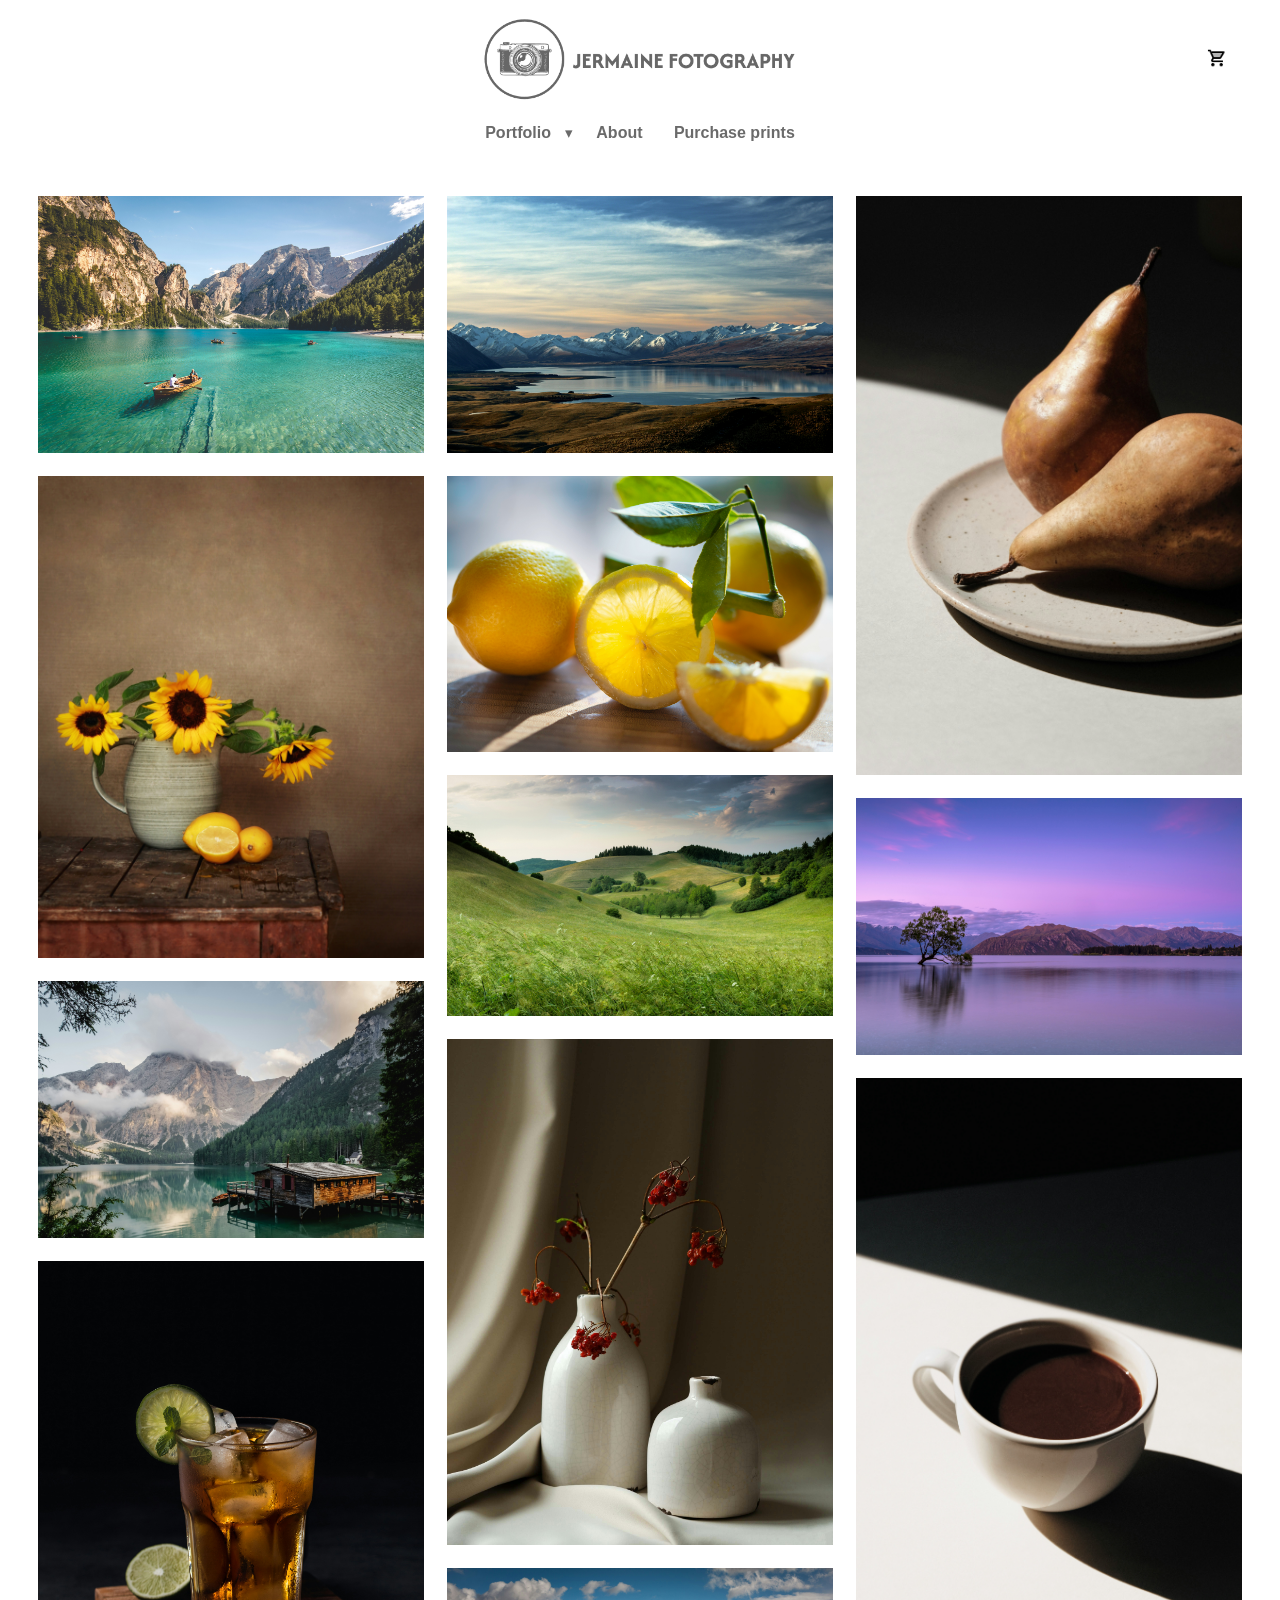
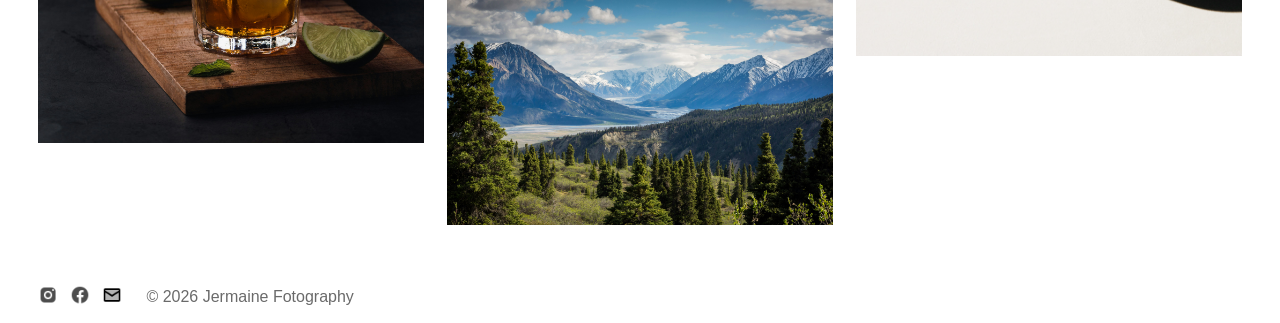
<file: index.html>
<!DOCTYPE html>
<html lang="en">
<head>
  <!-- Page metadata and stylesheet link -->
  <meta charset="utf-8">
  <meta name="viewport" content="width=device-width, initial-scale=1">
  <title>Jermaine Fotography</title>
  <link rel="stylesheet" href="css/style.css">
</head>

<body>
  <!-- Main wrapper containing header, content, and footer -->
  <div class="page">
    <!-- Header section with brand logo -->
    <header class="header">
      <!-- Dedicated top-right basket section -->
      <section class="header-basket" aria-label="Basket quick link">
        <a class="basket-link" href="basket.html" aria-label="Open basket page">
          <img class="basket-icon" src="images/basket.png" alt="Basket"> <!-- Icon by https://icons8.com/  -->
        </a>
      </section>

      <!-- Clickable logo that always redirects to the home page -->
      <a class="header-logo-link" href="index.html">
        <img class="header-logo" src="images/logo.png" alt="Jermaine Fotography logo"> <!-- Logo generated with https://logo.com/  -->
      </a>

      <!-- Mobile menu button with three-line icon -->
      <button class="menu-toggle" type="button" aria-expanded="false" aria-controls="primary-nav" aria-label="Toggle navigation menu">
        <span class="menu-toggle-line"></span>
        <span class="menu-toggle-line"></span>
        <span class="menu-toggle-line"></span>
      </button>

      <!-- Main navigation using an unordered list -->
      <nav class="main-nav" id="primary-nav" aria-label="Primary navigation">
        <!-- Close button shown at top-right of the opened mobile menu -->
        <button class="menu-close" type="button" aria-label="Close navigation menu">
          X
        </button>

        <ul class="main-nav-list">
          <!-- Portfolio item using a native details/summary click dropdown -->
          <li class="main-nav-item">
            <details class="dropdown">
              <summary class="dropdown-summary">
                <span class="main-nav-link">Portfolio</span>
                <span class="dropdown-arrow" aria-hidden="true">▾</span>
              </summary>

              <ul class="dropdown-menu">
                <li><a class="dropdown-link" href="landscape.html">Landscape</a></li>
                <li><a class="dropdown-link" href="still-life.html">Still life</a></li>
              </ul>
            </details>
          </li>

          <!-- Standard navigation items -->
          <li class="main-nav-item"><a class="main-nav-link" href="about.html">About</a></li>
          <li class="main-nav-item"><a class="main-nav-link" href="purchase-prints.html">Purchase prints</a></li>
        </ul>

        <!-- Social icons shown inside the mobile full-screen menu -->
        <ul class="mobile-menu-social" aria-label="Mobile social links">
          <li>
            <a class="mobile-menu-icon-link" href="#" aria-label="Instagram">
              <img class="mobile-menu-icon" src="images/instagram.png" alt="Instagram"> <!-- Icon by https://icons8.com/  -->
            </a>
          </li>
          <li>
            <a class="mobile-menu-icon-link" href="#" aria-label="Facebook">
              <img class="mobile-menu-icon" src="images/facebook.png" alt="Facebook"> <!-- Icon by https://icons8.com/  -->
            </a>
          </li>
          <li>
            <a class="mobile-menu-icon-link" href="#" aria-label="Email">
              <img class="mobile-menu-icon" src="images/email.png" alt="Email"> <!-- Icon by https://icons8.com/  -->
            </a>
          </li>
        </ul>
      </nav>
    </header>

    <!-- Homepage image gallery with an uneven but organized layout -->
    <main class="gallery-main">
      <section class="photo-grid" aria-label="Landscape and still life photo gallery">
        <figure class="photo-card photo-card--1">
          <img src="images/landscape.jpg" alt="Landscape photo 1"> <!-- Image obtained from https://unsplash.com/ -->
        </figure>
        <figure class="photo-card photo-card--2">
          <img src="images/still_life.jpg" alt="Still life photo 1"> <!-- Image obtained from https://unsplash.com/ -->
        </figure>
        <figure class="photo-card photo-card--3">
          <img src="images/landscape_1.jpg" alt="Landscape photo 2"> <!-- Image obtained from https://unsplash.com/ -->
        </figure>
        <figure class="photo-card photo-card--4">
          <img src="images/still_life_1.jpg" alt="Still life photo 2"> <!-- Image obtained from https://unsplash.com/ -->
        </figure>
        <figure class="photo-card photo-card--5">
          <img src="images/landscape_2.jpg" alt="Landscape photo 3"> <!-- Image obtained from https://unsplash.com/ -->
        </figure>
        <figure class="photo-card photo-card--6">
          <img src="images/still_life_2.jpg" alt="Still life photo 3"> <!-- Image obtained from https://unsplash.com/ -->
        </figure>
        <figure class="photo-card photo-card--7">
          <img src="images/landscape_3.jpg" alt="Landscape photo 4"> <!-- Image obtained from https://unsplash.com/ -->
        </figure>
        <figure class="photo-card photo-card--8">
          <img src="images/still_life_3.jpg" alt="Still life photo 4"> <!-- Image obtained from https://unsplash.com/ -->
        </figure>
        <figure class="photo-card photo-card--9">
          <img src="images/landscape_4.jpg" alt="Landscape photo 5"> <!-- Image obtained from https://unsplash.com/ -->
        </figure>
        <figure class="photo-card photo-card--10">
          <img src="images/still_life_4.jpg" alt="Still life photo 5"> <!-- Image obtained from https://unsplash.com/ -->
        </figure>
        <figure class="photo-card photo-card--11">
          <img src="images/landscape_5.jpg" alt="Landscape photo 6"> <!-- Image obtained from https://unsplash.com/ -->
        </figure>
        <figure class="photo-card photo-card--12">
          <img src="images/still_life_5.jpg" alt="Still life photo 6"> <!-- Image obtained from https://unsplash.com/ -->
        </figure>
      </section>
    </main>

    <!-- Footer section -->
    <footer class="footer">
      <!-- Footer social navigation icons -->
      <nav class="footer-nav" aria-label="Footer social navigation">
        <ul class="footer-nav-list">
          <li>
            <a class="footer-icon-link" href="#" aria-label="Instagram">
              <img class="footer-icon" src="images/instagram.png" alt="Instagram"> <!-- Icon by https://icons8.com/  -->
            </a>
          </li>
          <li>
            <a class="footer-icon-link" href="#" aria-label="Facebook">
              <img class="footer-icon" src="images/facebook.png" alt="Facebook"> <!-- Icon by https://icons8.com/  -->
            </a>
          </li>
          <li>
            <a class="footer-icon-link" href="#" aria-label="Email">
              <img class="footer-icon" src="images/email.png" alt="Email"> <!-- Icon by https://icons8.com/  -->
            </a>
          </li>

          <!-- Copyright text displayed next to the footer icons -->
          <li class="footer-copy-item">
            <span class="footer-copyright">© 2026 Jermaine Fotography</span>
          </li>
        </ul>
      </nav>
    </footer>
  </div>

  <!-- Shared scripts for basket state, badge UI, and mobile navigation -->
  <script src="inc/cart.js"></script>
  <script src="inc/cart-ui.js"></script>
  <script src="inc/site-nav.js"></script>
</body>
</html>
</file>
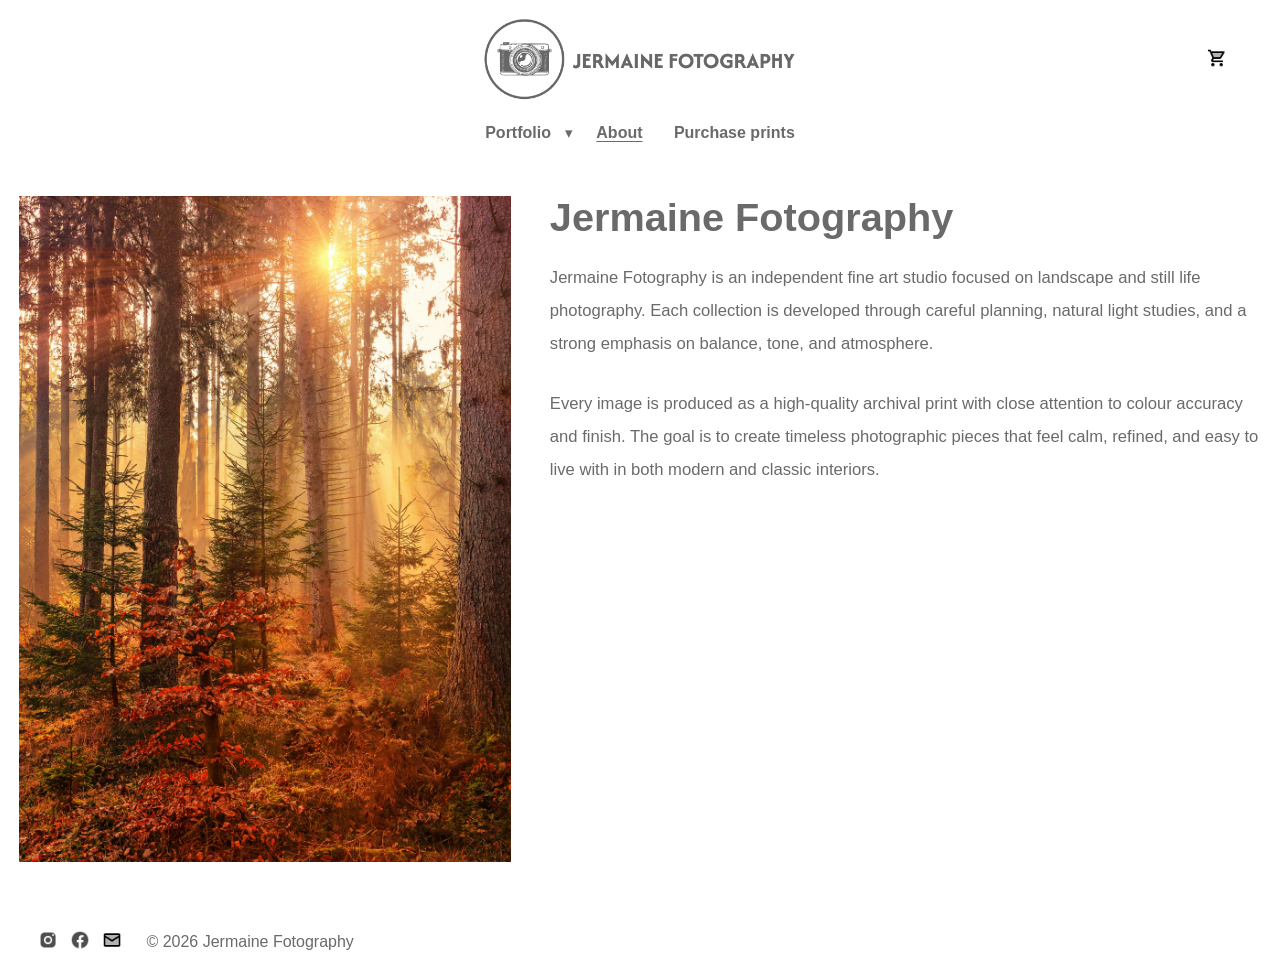
<file: about.html>
<!DOCTYPE html>
<html lang="en">
<head>
  <!-- Page metadata and shared stylesheet link -->
  <meta charset="utf-8">
  <meta name="viewport" content="width=device-width, initial-scale=1">
  <title>About | Jermaine Fotography</title>
  <link rel="stylesheet" href="css/style.css">
</head>

<body>
  <!-- Main wrapper containing header, about content, and footer -->
  <div class="page">
    <!-- Header section with brand logo -->
    <header class="header">
      <!-- Dedicated top-right basket section -->
      <section class="header-basket" aria-label="Basket quick link">
        <a class="basket-link" href="basket.html" aria-label="Open basket page">
          <img class="basket-icon" src="images/basket.png" alt="Basket"> <!-- Icon by https://icons8.com/  -->
        </a>
      </section>

      <!-- Clickable logo that always redirects to the home page -->
      <a class="header-logo-link" href="index.html">
        <img class="header-logo" src="images/logo.png" alt="Jermaine Fotography logo"> <!-- Logo generated with https://logo.com/  -->
      </a>

      <!-- Mobile menu button with three-line icon -->
      <button class="menu-toggle" type="button" aria-expanded="false" aria-controls="primary-nav" aria-label="Toggle navigation menu">
        <span class="menu-toggle-line"></span>
        <span class="menu-toggle-line"></span>
        <span class="menu-toggle-line"></span>
      </button>

      <!-- Main navigation using an unordered list -->
      <nav class="main-nav" id="primary-nav" aria-label="Primary navigation">
        <!-- Close button shown at top-right of the opened mobile menu -->
        <button class="menu-close" type="button" aria-label="Close navigation menu">
          X
        </button>

        <ul class="main-nav-list">
          <!-- Portfolio item using a native details/summary click dropdown -->
          <li class="main-nav-item">
            <details class="dropdown">
              <summary class="dropdown-summary">
                <span class="main-nav-link">Portfolio</span>
                <span class="dropdown-arrow" aria-hidden="true">▾</span>
              </summary>

              <ul class="dropdown-menu">
                <li><a class="dropdown-link" href="landscape.html">Landscape</a></li>
                <li><a class="dropdown-link" href="still-life.html">Still life</a></li>
              </ul>
            </details>
          </li>

          <!-- Standard navigation items -->
          <li class="main-nav-item"><a class="main-nav-link" href="about.html" aria-current="page">About</a></li>
          <li class="main-nav-item"><a class="main-nav-link" href="purchase-prints.html">Purchase prints</a></li>
        </ul>

        <!-- Social icons shown inside the mobile full-screen menu -->
        <ul class="mobile-menu-social" aria-label="Mobile social links">
          <li>
            <a class="mobile-menu-icon-link" href="#" aria-label="Instagram">
              <img class="mobile-menu-icon" src="images/instagram.png" alt="Instagram"> <!-- Icon by https://icons8.com/  -->
            </a>
          </li>
          <li>
            <a class="mobile-menu-icon-link" href="#" aria-label="Facebook">
              <img class="mobile-menu-icon" src="images/facebook.png" alt="Facebook"> <!-- Icon by https://icons8.com/  -->
            </a>
          </li>
          <li>
            <a class="mobile-menu-icon-link" href="#" aria-label="Email">
              <img class="mobile-menu-icon" src="images/email.png" alt="Email"> <!-- Icon by https://icons8.com/  -->
            </a>
          </li>
        </ul>
      </nav>
    </header>

    <!-- About content area with image on the left and biography text on the right -->
    <main class="about-main">
      <section class="about-layout" aria-label="About Jermaine Fotography">
        <figure class="about-image-wrap">
          <img class="about-image" src="images/about-page.jpg" alt="Jermaine Fotography about page image"> <!-- Image obtained from https://unsplash.com/ -->
        </figure>

        <article class="about-content">
          <h1>Jermaine Fotography</h1>
          <p>
            Jermaine Fotography is an independent fine art studio focused on landscape and still life photography. Each collection is developed through careful planning, natural light studies, and a strong emphasis on balance, tone, and atmosphere.
          </p>
          <p>
            Every image is produced as a high-quality archival print with close attention to colour accuracy and finish. The goal is to create timeless photographic pieces that feel calm, refined, and easy to live with in both modern and classic interiors.
          </p>
        </article>
      </section>
    </main>

    <!-- Footer section -->
    <footer class="footer">
      <!-- Footer social navigation icons -->
      <nav class="footer-nav" aria-label="Footer social navigation">
        <ul class="footer-nav-list">
          <li>
            <a class="footer-icon-link" href="#" aria-label="Instagram">
              <img class="footer-icon" src="images/instagram.png" alt="Instagram"> <!-- Icon by https://icons8.com/  -->
            </a>
          </li>
          <li>
            <a class="footer-icon-link" href="#" aria-label="Facebook">
              <img class="footer-icon" src="images/facebook.png" alt="Facebook"> <!-- Icon by https://icons8.com/  -->
            </a>
          </li>
          <li>
            <a class="footer-icon-link" href="#" aria-label="Email">
              <img class="footer-icon" src="images/email.png" alt="Email"> <!-- Icon by https://icons8.com/  -->
            </a>
          </li>

          <!-- Copyright text displayed next to the footer icons -->
          <li class="footer-copy-item">
            <span class="footer-copyright">© 2026 Jermaine Fotography</span>
          </li>
        </ul>
      </nav>
    </footer>
  </div>

  <!-- Shared scripts for basket state, badge UI, and mobile navigation -->
  <script src="inc/cart.js"></script>
  <script src="inc/cart-ui.js"></script>
  <script src="inc/site-nav.js"></script>
</body>
</html>
</file>
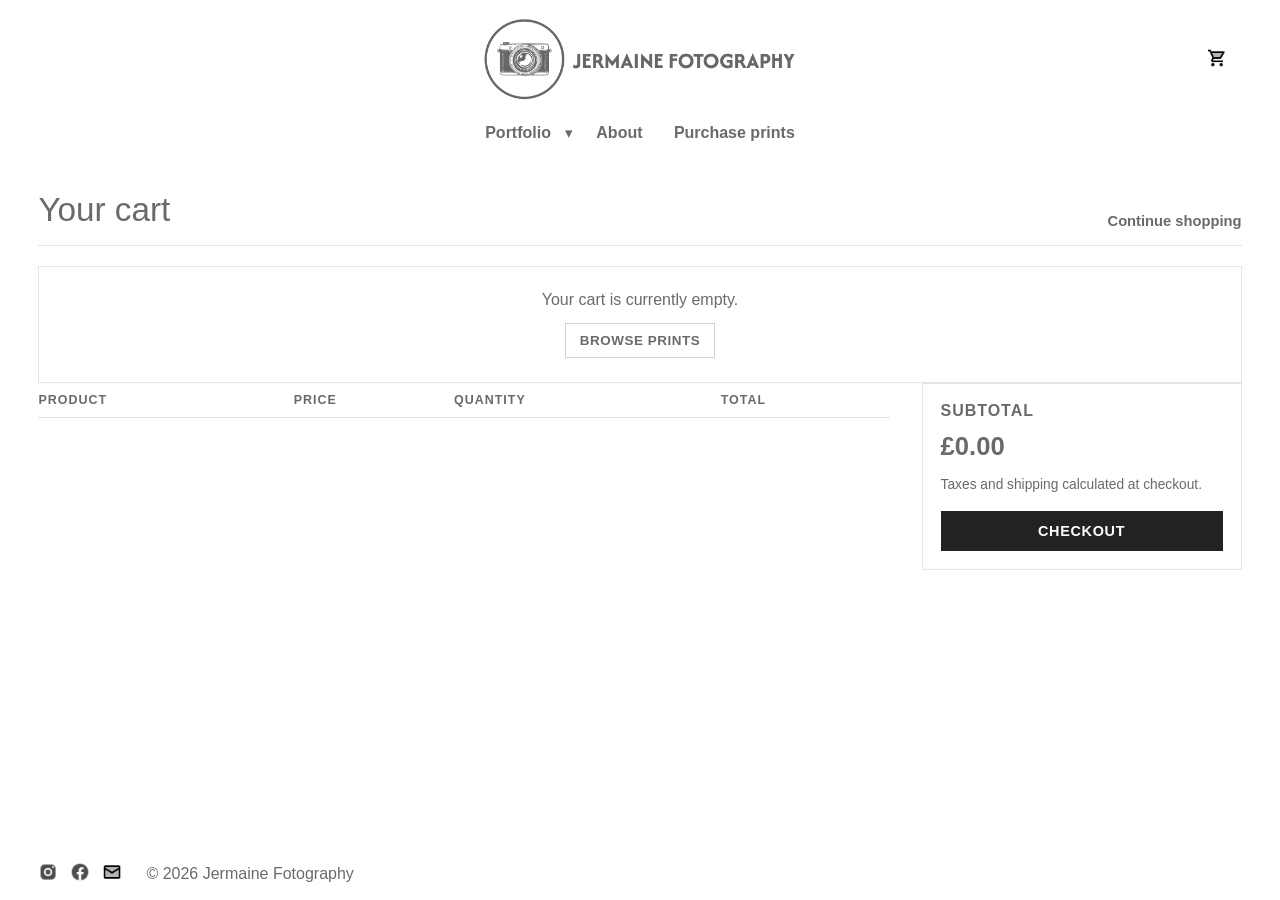
<file: basket.html>
<!DOCTYPE html>
<html lang="en">
<head>
  <!-- Page metadata and shared stylesheet link -->
  <meta charset="utf-8">
  <meta name="viewport" content="width=device-width, initial-scale=1">
  <title>Basket | Jermaine Fotography</title>
  <link rel="stylesheet" href="css/style.css">
</head>

<body>
  <!-- Main wrapper containing header, basket content, and footer -->
  <div class="page">
    <!-- Header section with brand logo -->
    <header class="header">
      <!-- Dedicated top-right basket section -->
      <section class="header-basket" aria-label="Basket quick link">
        <a class="basket-link" href="basket.html" aria-label="Open basket page">
          <img class="basket-icon" src="images/basket.png" alt="Basket"> <!-- Icon by https://icons8.com/  -->
        </a>
      </section>

      <!-- Clickable logo that always redirects to the home page -->
      <a class="header-logo-link" href="index.html">
        <img class="header-logo" src="images/logo.png" alt="Jermaine Fotography logo"> <!-- Logo generated with https://logo.com/  -->
      </a>

      <!-- Mobile menu button with three-line icon -->
      <button class="menu-toggle" type="button" aria-expanded="false" aria-controls="primary-nav" aria-label="Toggle navigation menu">
        <span class="menu-toggle-line"></span>
        <span class="menu-toggle-line"></span>
        <span class="menu-toggle-line"></span>
      </button>

      <!-- Main navigation using an unordered list -->
      <nav class="main-nav" id="primary-nav" aria-label="Primary navigation">
        <!-- Close button shown at top-right of the opened mobile menu -->
        <button class="menu-close" type="button" aria-label="Close navigation menu">
          X
        </button>

        <ul class="main-nav-list">
          <!-- Portfolio item using a native details/summary click dropdown -->
          <li class="main-nav-item">
            <details class="dropdown">
              <summary class="dropdown-summary">
                <span class="main-nav-link">Portfolio</span>
                <span class="dropdown-arrow" aria-hidden="true">▾</span>
              </summary>

              <ul class="dropdown-menu">
                <li><a class="dropdown-link" href="landscape.html">Landscape</a></li>
                <li><a class="dropdown-link" href="still-life.html">Still life</a></li>
              </ul>
            </details>
          </li>

          <!-- Standard navigation items -->
          <li class="main-nav-item"><a class="main-nav-link" href="about.html">About</a></li>
          <li class="main-nav-item"><a class="main-nav-link" href="purchase-prints.html">Purchase prints</a></li>
        </ul>

        <!-- Social icons shown inside the mobile full-screen menu -->
        <ul class="mobile-menu-social" aria-label="Mobile social links">
          <li>
            <a class="mobile-menu-icon-link" href="#" aria-label="Instagram">
              <img class="mobile-menu-icon" src="images/instagram.png" alt="Instagram"> <!-- Icon by https://icons8.com/  -->
            </a>
          </li>
          <li>
            <a class="mobile-menu-icon-link" href="#" aria-label="Facebook">
              <img class="mobile-menu-icon" src="images/facebook.png" alt="Facebook"> <!-- Icon by https://icons8.com/  -->
            </a>
          </li>
          <li>
            <a class="mobile-menu-icon-link" href="#" aria-label="Email">
              <img class="mobile-menu-icon" src="images/email.png" alt="Email"> <!-- Icon by https://icons8.com/  -->
            </a>
          </li>
        </ul>
      </nav>
    </header>

    <!-- Basket content area -->
    <main class="cart-main">
      <section class="cart-section" aria-label="Basket items">
        <!-- Basket page heading and return link -->
        <header class="cart-header">
          <h1 class="cart-title">Your cart</h1>
          <a class="cart-continue-link" href="purchase-prints.html">Continue shopping</a>
        </header>

        <!-- Empty-cart message shown when no items exist -->
        <div class="cart-empty" id="cart-empty" hidden>
          <p class="cart-empty-text">Your cart is currently empty.</p>
          <a class="cart-empty-link" href="purchase-prints.html">Browse prints</a>
        </div>

        <!-- Main cart content with line items and subtotal -->
        <div class="cart-content" id="cart-content" hidden>
          <div class="cart-table-wrap">
            <table class="cart-table">
              <thead>
                <tr>
                  <th scope="col">Product</th>
                  <th scope="col">Price</th>
                  <th scope="col">Quantity</th>
                  <th scope="col">Total</th>
                  <th scope="col"></th>
                </tr>
              </thead>
              <tbody id="cart-items-body"></tbody>
            </table>
          </div>

          <!-- Basket subtotal and checkout action -->
          <aside class="cart-summary" aria-label="Basket summary">
            <h2 class="cart-summary-title">Subtotal</h2>
            <p class="cart-subtotal" id="cart-subtotal">£0.00</p>
            <p class="cart-summary-note">Taxes and shipping calculated at checkout.</p>
            <button class="cart-checkout-button" type="button">Checkout</button>
          </aside>
        </div>
      </section>
    </main>

    <!-- Footer section -->
    <footer class="footer">
      <!-- Footer social navigation icons -->
      <nav class="footer-nav" aria-label="Footer social navigation">
        <ul class="footer-nav-list">
          <li>
            <a class="footer-icon-link" href="#" aria-label="Instagram">
              <img class="footer-icon" src="images/instagram.png" alt="Instagram"> <!-- Icon by https://icons8.com/  -->
            </a>
          </li>
          <li>
            <a class="footer-icon-link" href="#" aria-label="Facebook">
              <img class="footer-icon" src="images/facebook.png" alt="Facebook"> <!-- Icon by https://icons8.com/  -->
            </a>
          </li>
          <li>
            <a class="footer-icon-link" href="#" aria-label="Email">
              <img class="footer-icon" src="images/email.png" alt="Email"> <!-- Icon by https://icons8.com/  -->
            </a>
          </li>

          <!-- Copyright text displayed next to the footer icons -->
          <li class="footer-copy-item">
            <span class="footer-copyright">© 2026 Jermaine Fotography</span>
          </li>
        </ul>
      </nav>
    </footer>
  </div>

  <!-- Shared scripts for basket state, badge UI, mobile navigation, and basket interactions -->
  <script src="inc/cart.js"></script>
  <script src="inc/cart-ui.js"></script>
  <script src="inc/site-nav.js"></script>
  <script src="inc/basket-page.js"></script>
</body>
</html>
</file>
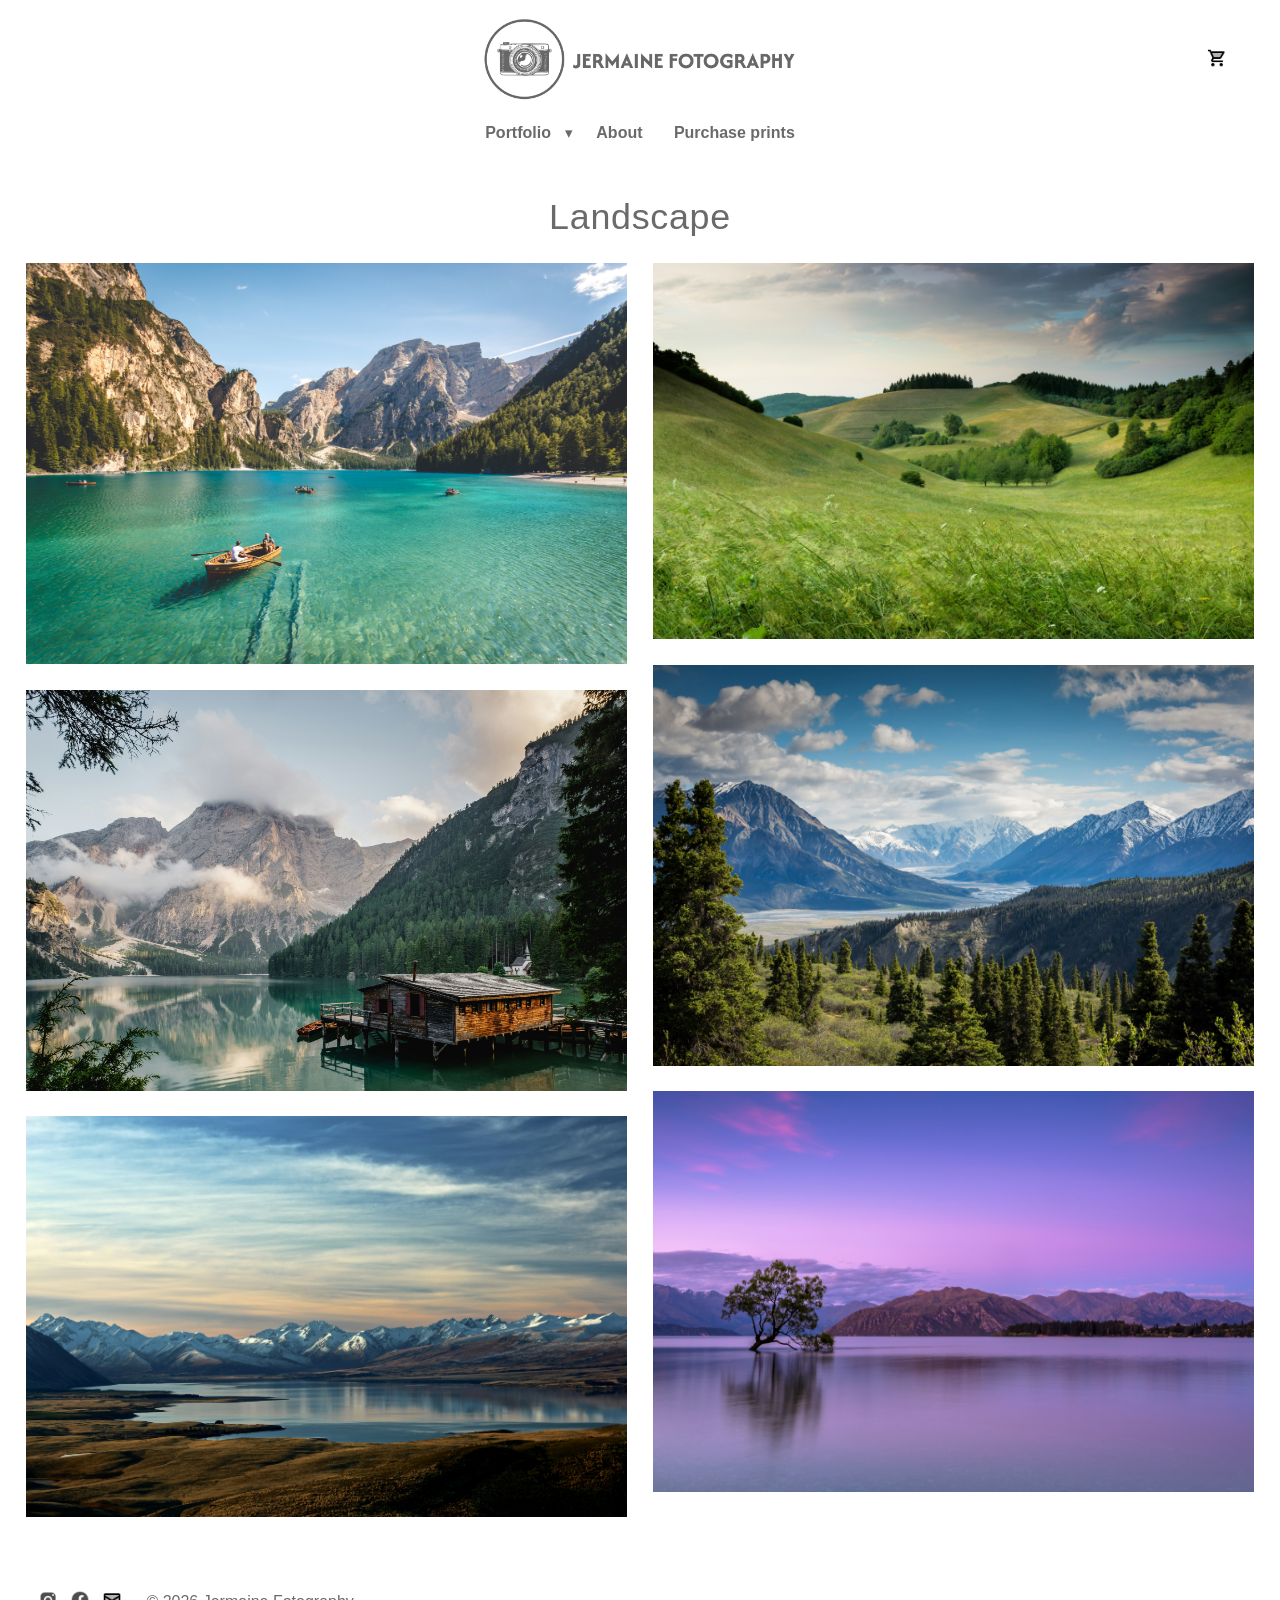
<file: landscape.html>
<!DOCTYPE html>
<html lang="en">
<head>
  <!-- Page metadata and stylesheet link -->
  <meta charset="utf-8">
  <meta name="viewport" content="width=device-width, initial-scale=1">
  <title>Landscape | Jermaine Fotography</title>
  <link rel="stylesheet" href="css/style.css">
</head>

<body>
  <!-- Main wrapper containing header, content, and footer -->
  <div class="page">
    <!-- Header section with logo, basket, and primary navigation -->
    <header class="header">
      <!-- Dedicated top-right basket section -->
      <section class="header-basket" aria-label="Basket quick link">
        <a class="basket-link" href="basket.html" aria-label="Open basket page">
          <img class="basket-icon" src="images/basket.png" alt="Basket"> <!-- Icon by https://icons8.com/  -->
        </a>
      </section>

      <!-- Clickable logo that always redirects to the home page -->
      <a class="header-logo-link" href="index.html">
        <img class="header-logo" src="images/logo.png" alt="Jermaine Fotography logo"> <!-- Logo generated with https://logo.com/  -->
      </a>

      <!-- Mobile menu button with three-line icon -->
      <button class="menu-toggle" type="button" aria-expanded="false" aria-controls="primary-nav" aria-label="Toggle navigation menu">
        <span class="menu-toggle-line"></span>
        <span class="menu-toggle-line"></span>
        <span class="menu-toggle-line"></span>
      </button>

      <!-- Main navigation using an unordered list -->
      <nav class="main-nav" id="primary-nav" aria-label="Primary navigation">
        <!-- Close button shown at top-right of the opened mobile menu -->
        <button class="menu-close" type="button" aria-label="Close navigation menu">
          X
        </button>

        <ul class="main-nav-list">
          <!-- Portfolio item using a native details/summary click dropdown -->
          <li class="main-nav-item">
            <details class="dropdown">
              <summary class="dropdown-summary">
                <span class="main-nav-link">Portfolio</span>
                <span class="dropdown-arrow" aria-hidden="true">▾</span>
              </summary>

              <ul class="dropdown-menu">
                <li><a class="dropdown-link" href="landscape.html" aria-current="page">Landscape</a></li>
                <li><a class="dropdown-link" href="still-life.html">Still life</a></li>
              </ul>
            </details>
          </li>

          <!-- Standard navigation items -->
          <li class="main-nav-item"><a class="main-nav-link" href="about.html">About</a></li>
          <li class="main-nav-item"><a class="main-nav-link" href="purchase-prints.html">Purchase prints</a></li>
        </ul>

        <!-- Social icons shown inside the mobile full-screen menu -->
        <ul class="mobile-menu-social" aria-label="Mobile social links">
          <li>
            <a class="mobile-menu-icon-link" href="#" aria-label="Instagram">
              <img class="mobile-menu-icon" src="images/instagram.png" alt="Instagram"> <!-- Icon by https://icons8.com/  -->
            </a>
          </li>
          <li>
            <a class="mobile-menu-icon-link" href="#" aria-label="Facebook">
              <img class="mobile-menu-icon" src="images/facebook.png" alt="Facebook"> <!-- Icon by https://icons8.com/  -->
            </a>
          </li>
          <li>
            <a class="mobile-menu-icon-link" href="#" aria-label="Email">
              <img class="mobile-menu-icon" src="images/email.png" alt="Email"> <!-- Icon by https://icons8.com/  -->
            </a>
          </li>
        </ul>
      </nav>
    </header>

    <!-- Landscape page heading and image gallery -->
    <main class="gallery-main landscape-main">
      <!-- Centered heading for the landscape page -->
      <section class="gallery-page-header" aria-label="Landscape page heading">
        <h1 class="gallery-page-title">Landscape</h1>
      </section>

      <!-- Landscape-only gallery using the same masonry layout as the homepage -->
      <section class="photo-grid" aria-label="Landscape photo gallery">
        <figure class="photo-card photo-card--1">
          <img src="images/landscape.jpg" alt="Landscape photo 1"> <!-- Image obtained from https://unsplash.com/ -->
        </figure>
        <figure class="photo-card photo-card--2">
          <img src="images/landscape_1.jpg" alt="Landscape photo 2"> <!-- Image obtained from https://unsplash.com/ -->
        </figure>
        <figure class="photo-card photo-card--3">
          <img src="images/landscape_2.jpg" alt="Landscape photo 3"> <!-- Image obtained from https://unsplash.com/ -->
        </figure>
        <figure class="photo-card photo-card--4">
          <img src="images/landscape_3.jpg" alt="Landscape photo 4"> <!-- Image obtained from https://unsplash.com/ -->
        </figure>
        <figure class="photo-card photo-card--5">
          <img src="images/landscape_4.jpg" alt="Landscape photo 5"> <!-- Image obtained from https://unsplash.com/ -->
        </figure>
        <figure class="photo-card photo-card--6">
          <img src="images/landscape_5.jpg" alt="Landscape photo 6"> <!-- Image obtained from https://unsplash.com/ -->
        </figure>
      </section>
    </main>

    <!-- Footer section -->
    <footer class="footer">
      <!-- Footer social navigation icons -->
      <nav class="footer-nav" aria-label="Footer social navigation">
        <ul class="footer-nav-list">
          <li>
            <a class="footer-icon-link" href="#" aria-label="Instagram">
              <img class="footer-icon" src="images/instagram.png" alt="Instagram"> <!-- Icon by https://icons8.com/  -->
            </a>
          </li>
          <li>
            <a class="footer-icon-link" href="#" aria-label="Facebook">
              <img class="footer-icon" src="images/facebook.png" alt="Facebook"> <!-- Icon by https://icons8.com/  -->
            </a>
          </li>
          <li>
            <a class="footer-icon-link" href="#" aria-label="Email">
              <img class="footer-icon" src="images/email.png" alt="Email"> <!-- Icon by https://icons8.com/  -->
            </a>
          </li>

          <!-- Copyright text displayed next to the footer icons -->
          <li class="footer-copy-item">
            <span class="footer-copyright">© 2026 Jermaine Fotography</span>
          </li>
        </ul>
      </nav>
    </footer>
  </div>

  <!-- Shared scripts for basket state, badge UI, and mobile navigation -->
  <script src="inc/cart.js"></script>
  <script src="inc/cart-ui.js"></script>
  <script src="inc/site-nav.js"></script>
</body>
</html>
</file>
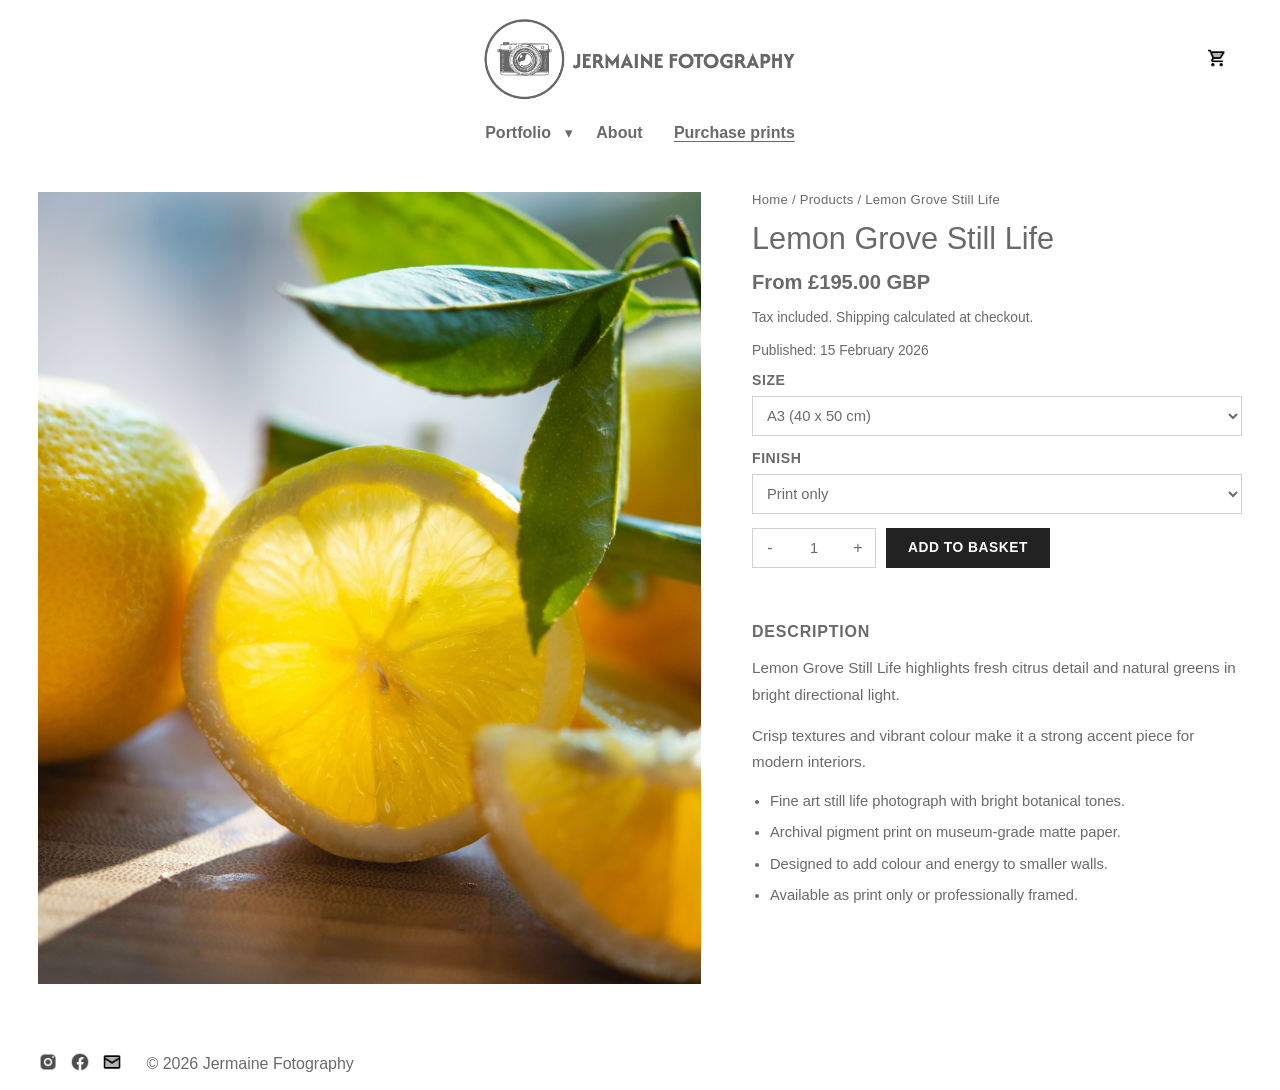
<file: product-lemon-grove-still-life.html>
<!DOCTYPE html>
<html lang="en">
<head>
  <!-- Page metadata and shared stylesheet link -->
  <meta charset="utf-8">
  <meta name="viewport" content="width=device-width, initial-scale=1">
  <title>Lemon Grove Still Life | Jermaine Fotography</title>
  <link rel="stylesheet" href="css/style.css">
</head>

<body>
  <!-- Main wrapper containing header, product content, and footer -->
  <div class="page">
    <!-- Header section with brand logo -->
    <header class="header">
      <!-- Dedicated top-right basket section -->
      <section class="header-basket" aria-label="Basket quick link">
        <a class="basket-link" href="basket.html" aria-label="Open basket page">
          <img class="basket-icon" src="images/basket.png" alt="Basket"> <!-- Icon by https://icons8.com/  -->
        </a>
      </section>

      <!-- Clickable logo that always redirects to the home page -->
      <a class="header-logo-link" href="index.html">
        <img class="header-logo" src="images/logo.png" alt="Jermaine Fotography logo"> <!-- Logo generated with https://logo.com/  -->
      </a>

      <!-- Mobile menu button with three-line icon -->
      <button class="menu-toggle" type="button" aria-expanded="false" aria-controls="primary-nav" aria-label="Toggle navigation menu">
        <span class="menu-toggle-line"></span>
        <span class="menu-toggle-line"></span>
        <span class="menu-toggle-line"></span>
      </button>

      <!-- Main navigation using an unordered list -->
      <nav class="main-nav" id="primary-nav" aria-label="Primary navigation">
        <!-- Close button shown at top-right of the opened mobile menu -->
        <button class="menu-close" type="button" aria-label="Close navigation menu">
          X
        </button>

        <ul class="main-nav-list">
          <!-- Portfolio item using a native details/summary click dropdown -->
          <li class="main-nav-item">
            <details class="dropdown">
              <summary class="dropdown-summary">
                <span class="main-nav-link">Portfolio</span>
                <span class="dropdown-arrow" aria-hidden="true">▾</span>
              </summary>

              <ul class="dropdown-menu">
                <li><a class="dropdown-link" href="landscape.html">Landscape</a></li>
                <li><a class="dropdown-link" href="still-life.html">Still life</a></li>
              </ul>
            </details>
          </li>

          <!-- Standard navigation items -->
          <li class="main-nav-item"><a class="main-nav-link" href="about.html">About</a></li>
          <li class="main-nav-item"><a class="main-nav-link" href="purchase-prints.html" aria-current="page">Purchase prints</a></li>
        </ul>

        <!-- Social icons shown inside the mobile full-screen menu -->
        <ul class="mobile-menu-social" aria-label="Mobile social links">
          <li>
            <a class="mobile-menu-icon-link" href="#" aria-label="Instagram">
              <img class="mobile-menu-icon" src="images/instagram.png" alt="Instagram"> <!-- Icon by https://icons8.com/  -->
            </a>
          </li>
          <li>
            <a class="mobile-menu-icon-link" href="#" aria-label="Facebook">
              <img class="mobile-menu-icon" src="images/facebook.png" alt="Facebook"> <!-- Icon by https://icons8.com/  -->
            </a>
          </li>
          <li>
            <a class="mobile-menu-icon-link" href="#" aria-label="Email">
              <img class="mobile-menu-icon" src="images/email.png" alt="Email"> <!-- Icon by https://icons8.com/  -->
            </a>
          </li>
        </ul>
      </nav>
    </header>

    <!-- Product detail content area -->
    <main class="product-detail-main">
      <section class="product-detail-section" aria-label="Lemon Grove Still Life product details">
        <!-- Product layout with media on the left and purchase details on the right -->
        <article class="product-detail-layout product-page"
          data-product-id="lemon-grove-still-life"
          data-product-name="Lemon Grove Still Life"
          data-product-image="images/still_life_2.jpg"
          data-product-type="Limited edition still life print on museum-grade matte paper."
          data-product-published="15 February 2026"
          data-base-price="195">

          <!-- Product image section -->
          <figure class="detail-media">
            <img class="detail-image" src="images/still_life_2.jpg" alt="Lemon Grove Still Life print"> <!-- Image obtained from https://unsplash.com/ -->
          </figure>

          <!-- Product information and purchase controls -->
          <section class="detail-summary">
            <p class="detail-breadcrumb">Home / Products / Lemon Grove Still Life</p>
            <h1 class="detail-title">Lemon Grove Still Life</h1>
            <p class="detail-price">From <span class="detail-price-value">£195.00</span> GBP</p>
            <p class="detail-note">Tax included. Shipping calculated at checkout.</p>
            <p class="detail-published">Published: 15 February 2026</p>

            <!-- Product variant selector -->
            <div class="detail-option-group">
              <label class="detail-option-label" for="size-lemon-grove-still-life">Size</label>
              <select class="detail-size-select" id="size-lemon-grove-still-life" aria-label="Select print size for Lemon Grove Still Life">
                <option value="A4" data-price="155">A4 (30 x 40 cm)</option>
                <option value="A3" data-price="195" selected>A3 (40 x 50 cm)</option>
                <option value="A2" data-price="275">A2 (50 x 70 cm)</option>
              </select>
            </div>

            <!-- Product finish selector for print-only or framed option -->
            <div class="detail-option-group">
              <label class="detail-option-label" for="format-lemon-grove-still-life">Finish</label>
              <select class="detail-format-select" id="format-lemon-grove-still-life" aria-label="Select print finish for Lemon Grove Still Life">
                <option value="Print only" data-extra="0" selected>Print only</option>
                <option value="Framed" data-extra="75">Framed (+£75.00)</option>
              </select>
            </div>

            <!-- Quantity selector and add-to-basket action -->
            <div class="detail-action-row">
              <div class="product-quantity detail-quantity" role="group" aria-label="Quantity selector for Lemon Grove Still Life">
                <button class="qty-button detail-qty-decrease" type="button" aria-label="Decrease quantity for Lemon Grove Still Life">-</button>
                <input class="qty-input detail-qty-input" type="number" min="1" value="1" inputmode="numeric" aria-label="Quantity for Lemon Grove Still Life">
                <button class="qty-button detail-qty-increase" type="button" aria-label="Increase quantity for Lemon Grove Still Life">+</button>
              </div>
              <button class="product-cta detail-add-button" type="button">Add to basket</button>
            </div>
            <p class="detail-feedback" aria-live="polite"></p>

            <!-- Product description details -->
            <h2 class="detail-section-heading">Description</h2>
            <p class="detail-copy">Lemon Grove Still Life highlights fresh citrus detail and natural greens in bright directional light.</p>
            <p class="detail-copy">Crisp textures and vibrant colour make it a strong accent piece for modern interiors.</p>
            <ul class="detail-feature-list">
              <li>Fine art still life photograph with bright botanical tones.</li>
              <li>Archival pigment print on museum-grade matte paper.</li>
              <li>Designed to add colour and energy to smaller walls.</li>
              <li>Available as print only or professionally framed.</li>
            </ul>
          </section>
        </article>
      </section>
    </main>

    <!-- Footer section -->
    <footer class="footer">
      <!-- Footer social navigation icons -->
      <nav class="footer-nav" aria-label="Footer social navigation">
        <ul class="footer-nav-list">
          <li>
            <a class="footer-icon-link" href="#" aria-label="Instagram">
              <img class="footer-icon" src="images/instagram.png" alt="Instagram"> <!-- Icon by https://icons8.com/  -->
            </a>
          </li>
          <li>
            <a class="footer-icon-link" href="#" aria-label="Facebook">
              <img class="footer-icon" src="images/facebook.png" alt="Facebook"> <!-- Icon by https://icons8.com/  -->
            </a>
          </li>
          <li>
            <a class="footer-icon-link" href="#" aria-label="Email">
              <img class="footer-icon" src="images/email.png" alt="Email"> <!-- Icon by https://icons8.com/  -->
            </a>
          </li>

          <!-- Copyright text displayed next to the footer icons -->
          <li class="footer-copy-item">
            <span class="footer-copyright">© 2026 Jermaine Fotography</span>
          </li>
        </ul>
      </nav>
    </footer>
  </div>

  <!-- Shared scripts for basket, navigation, and product detail interactions -->
  <script src="inc/cart.js"></script>
  <script src="inc/cart-ui.js"></script>
  <script src="inc/site-nav.js"></script>
  <script src="inc/product-detail.js"></script>
</body>
</html>
</file>
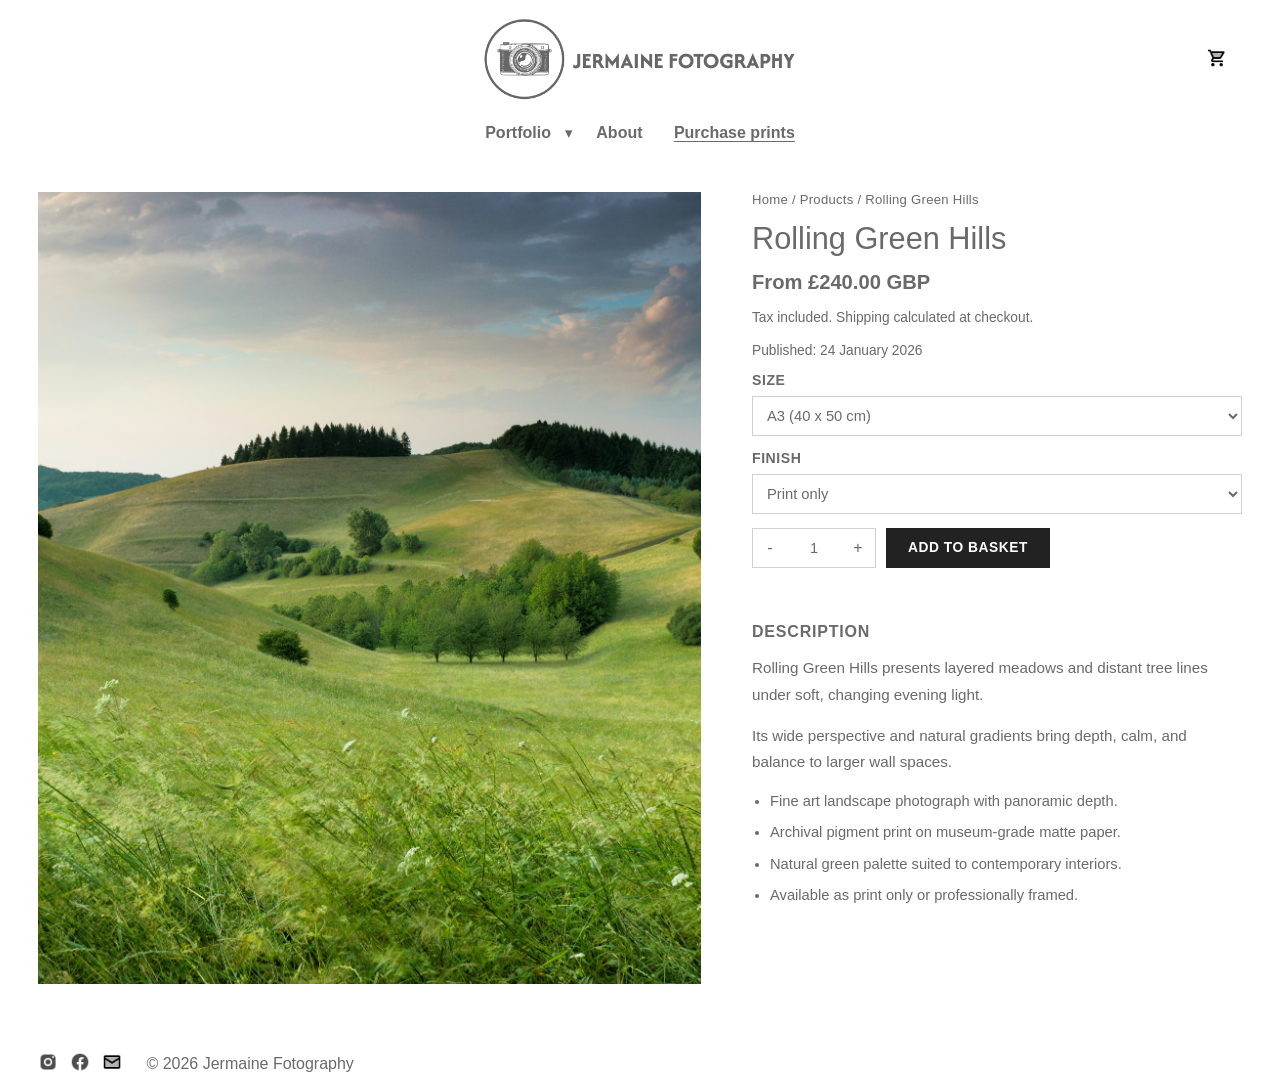
<file: product-rolling-green-hills.html>
<!DOCTYPE html>
<html lang="en">
<head>
  <!-- Page metadata and shared stylesheet link -->
  <meta charset="utf-8">
  <meta name="viewport" content="width=device-width, initial-scale=1">
  <title>Rolling Green Hills | Jermaine Fotography</title>
  <link rel="stylesheet" href="css/style.css">
</head>

<body>
  <!-- Main wrapper containing header, product content, and footer -->
  <div class="page">
    <!-- Header section with brand logo -->
    <header class="header">
      <!-- Dedicated top-right basket section -->
      <section class="header-basket" aria-label="Basket quick link">
        <a class="basket-link" href="basket.html" aria-label="Open basket page">
          <img class="basket-icon" src="images/basket.png" alt="Basket"> <!-- Icon by https://icons8.com/  -->
        </a>
      </section>

      <!-- Clickable logo that always redirects to the home page -->
      <a class="header-logo-link" href="index.html">
        <img class="header-logo" src="images/logo.png" alt="Jermaine Fotography logo"> <!-- Logo generated with https://logo.com/  -->
      </a>

      <!-- Mobile menu button with three-line icon -->
      <button class="menu-toggle" type="button" aria-expanded="false" aria-controls="primary-nav" aria-label="Toggle navigation menu">
        <span class="menu-toggle-line"></span>
        <span class="menu-toggle-line"></span>
        <span class="menu-toggle-line"></span>
      </button>

      <!-- Main navigation using an unordered list -->
      <nav class="main-nav" id="primary-nav" aria-label="Primary navigation">
        <!-- Close button shown at top-right of the opened mobile menu -->
        <button class="menu-close" type="button" aria-label="Close navigation menu">
          X
        </button>

        <ul class="main-nav-list">
          <!-- Portfolio item using a native details/summary click dropdown -->
          <li class="main-nav-item">
            <details class="dropdown">
              <summary class="dropdown-summary">
                <span class="main-nav-link">Portfolio</span>
                <span class="dropdown-arrow" aria-hidden="true">▾</span>
              </summary>

              <ul class="dropdown-menu">
                <li><a class="dropdown-link" href="landscape.html">Landscape</a></li>
                <li><a class="dropdown-link" href="still-life.html">Still life</a></li>
              </ul>
            </details>
          </li>

          <!-- Standard navigation items -->
          <li class="main-nav-item"><a class="main-nav-link" href="about.html">About</a></li>
          <li class="main-nav-item"><a class="main-nav-link" href="purchase-prints.html" aria-current="page">Purchase prints</a></li>
        </ul>

        <!-- Social icons shown inside the mobile full-screen menu -->
        <ul class="mobile-menu-social" aria-label="Mobile social links">
          <li>
            <a class="mobile-menu-icon-link" href="#" aria-label="Instagram">
              <img class="mobile-menu-icon" src="images/instagram.png" alt="Instagram"> <!-- Icon by https://icons8.com/  -->
            </a>
          </li>
          <li>
            <a class="mobile-menu-icon-link" href="#" aria-label="Facebook">
              <img class="mobile-menu-icon" src="images/facebook.png" alt="Facebook"> <!-- Icon by https://icons8.com/  -->
            </a>
          </li>
          <li>
            <a class="mobile-menu-icon-link" href="#" aria-label="Email">
              <img class="mobile-menu-icon" src="images/email.png" alt="Email"> <!-- Icon by https://icons8.com/  -->
            </a>
          </li>
        </ul>
      </nav>
    </header>

    <!-- Product detail content area -->
    <main class="product-detail-main">
      <section class="product-detail-section" aria-label="Rolling Green Hills product details">
        <!-- Product layout with media on the left and purchase details on the right -->
        <article class="product-detail-layout product-page"
          data-product-id="rolling-green-hills"
          data-product-name="Rolling Green Hills"
          data-product-image="images/landscape_3.jpg"
          data-product-type="Limited edition landscape print on museum-grade matte paper."
          data-product-published="24 January 2026"
          data-base-price="240">

          <!-- Product image section -->
          <figure class="detail-media">
            <img class="detail-image" src="images/landscape_3.jpg" alt="Rolling Green Hills print"> <!-- Image obtained from https://unsplash.com/ -->
          </figure>

          <!-- Product information and purchase controls -->
          <section class="detail-summary">
            <p class="detail-breadcrumb">Home / Products / Rolling Green Hills</p>
            <h1 class="detail-title">Rolling Green Hills</h1>
            <p class="detail-price">From <span class="detail-price-value">£240.00</span> GBP</p>
            <p class="detail-note">Tax included. Shipping calculated at checkout.</p>
            <p class="detail-published">Published: 24 January 2026</p>

            <!-- Product variant selector -->
            <div class="detail-option-group">
              <label class="detail-option-label" for="size-rolling-green-hills">Size</label>
              <select class="detail-size-select" id="size-rolling-green-hills" aria-label="Select print size for Rolling Green Hills">
                <option value="A4" data-price="195">A4 (30 x 40 cm)</option>
                <option value="A3" data-price="240" selected>A3 (40 x 50 cm)</option>
                <option value="A2" data-price="335">A2 (50 x 70 cm)</option>
              </select>
            </div>

            <!-- Product finish selector for print-only or framed option -->
            <div class="detail-option-group">
              <label class="detail-option-label" for="format-rolling-green-hills">Finish</label>
              <select class="detail-format-select" id="format-rolling-green-hills" aria-label="Select print finish for Rolling Green Hills">
                <option value="Print only" data-extra="0" selected>Print only</option>
                <option value="Framed" data-extra="75">Framed (+£75.00)</option>
              </select>
            </div>

            <!-- Quantity selector and add-to-basket action -->
            <div class="detail-action-row">
              <div class="product-quantity detail-quantity" role="group" aria-label="Quantity selector for Rolling Green Hills">
                <button class="qty-button detail-qty-decrease" type="button" aria-label="Decrease quantity for Rolling Green Hills">-</button>
                <input class="qty-input detail-qty-input" type="number" min="1" value="1" inputmode="numeric" aria-label="Quantity for Rolling Green Hills">
                <button class="qty-button detail-qty-increase" type="button" aria-label="Increase quantity for Rolling Green Hills">+</button>
              </div>
              <button class="product-cta detail-add-button" type="button">Add to basket</button>
            </div>
            <p class="detail-feedback" aria-live="polite"></p>

            <!-- Product description details -->
            <h2 class="detail-section-heading">Description</h2>
            <p class="detail-copy">Rolling Green Hills presents layered meadows and distant tree lines under soft, changing evening light.</p>
            <p class="detail-copy">Its wide perspective and natural gradients bring depth, calm, and balance to larger wall spaces.</p>
            <ul class="detail-feature-list">
              <li>Fine art landscape photograph with panoramic depth.</li>
              <li>Archival pigment print on museum-grade matte paper.</li>
              <li>Natural green palette suited to contemporary interiors.</li>
              <li>Available as print only or professionally framed.</li>
            </ul>
          </section>
        </article>
      </section>
    </main>

    <!-- Footer section -->
    <footer class="footer">
      <!-- Footer social navigation icons -->
      <nav class="footer-nav" aria-label="Footer social navigation">
        <ul class="footer-nav-list">
          <li>
            <a class="footer-icon-link" href="#" aria-label="Instagram">
              <img class="footer-icon" src="images/instagram.png" alt="Instagram"> <!-- Icon by https://icons8.com/  -->
            </a>
          </li>
          <li>
            <a class="footer-icon-link" href="#" aria-label="Facebook">
              <img class="footer-icon" src="images/facebook.png" alt="Facebook"> <!-- Icon by https://icons8.com/  -->
            </a>
          </li>
          <li>
            <a class="footer-icon-link" href="#" aria-label="Email">
              <img class="footer-icon" src="images/email.png" alt="Email"> <!-- Icon by https://icons8.com/  -->
            </a>
          </li>

          <!-- Copyright text displayed next to the footer icons -->
          <li class="footer-copy-item">
            <span class="footer-copyright">© 2026 Jermaine Fotography</span>
          </li>
        </ul>
      </nav>
    </footer>
  </div>

  <!-- Shared scripts for basket, navigation, and product detail interactions -->
  <script src="inc/cart.js"></script>
  <script src="inc/cart-ui.js"></script>
  <script src="inc/site-nav.js"></script>
  <script src="inc/product-detail.js"></script>
</body>
</html>
</file>
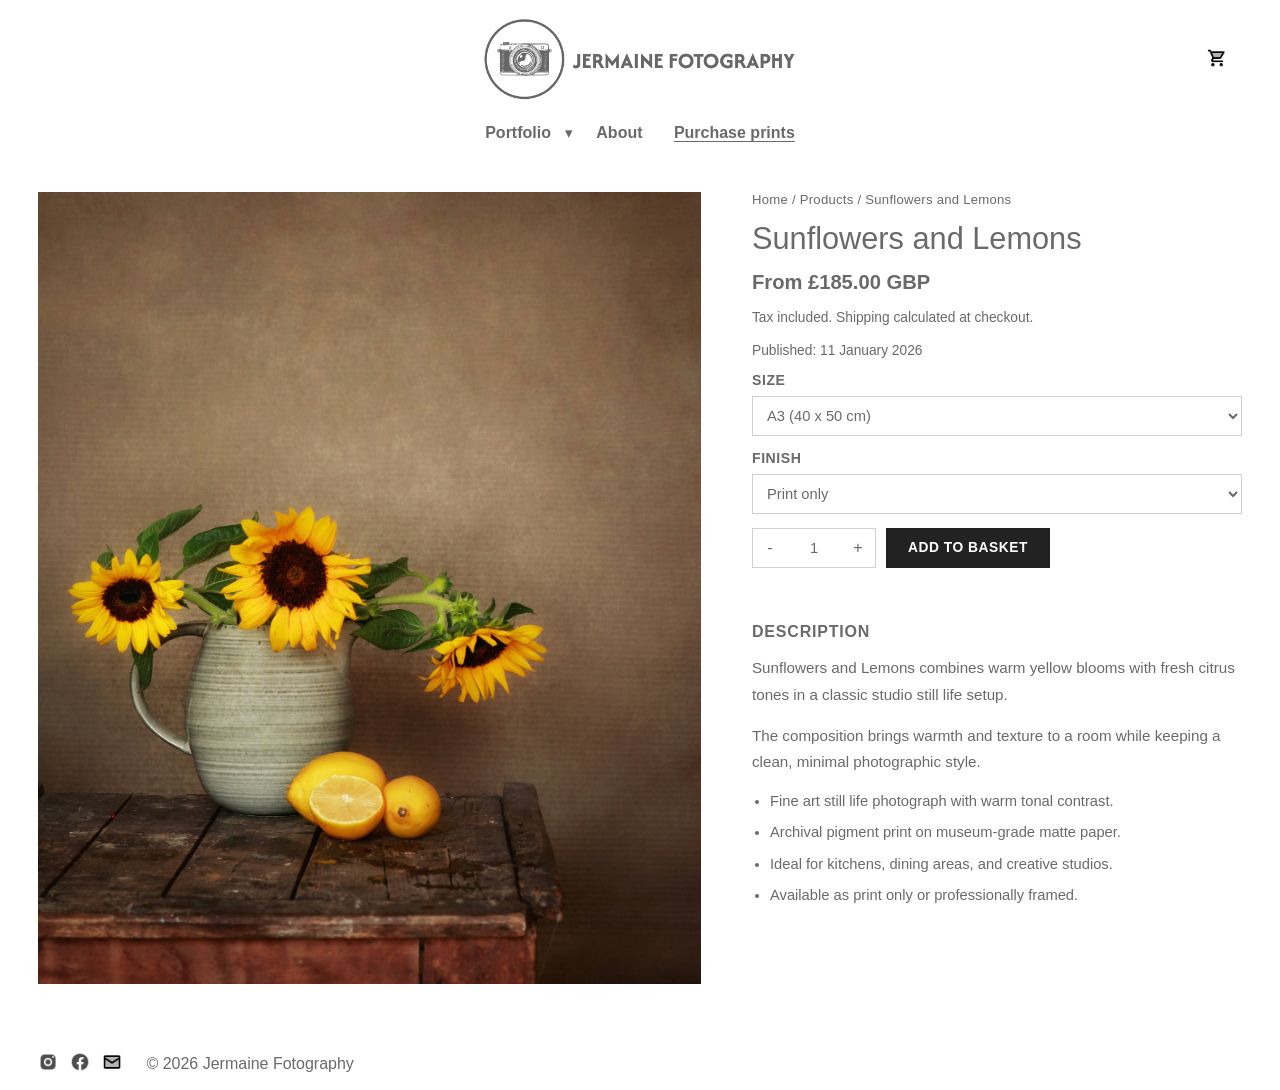
<file: product-sunflowers-and-lemons.html>
<!DOCTYPE html>
<html lang="en">
<head>
  <!-- Page metadata and shared stylesheet link -->
  <meta charset="utf-8">
  <meta name="viewport" content="width=device-width, initial-scale=1">
  <title>Sunflowers and Lemons | Jermaine Fotography</title>
  <link rel="stylesheet" href="css/style.css">
</head>

<body>
  <!-- Main wrapper containing header, product content, and footer -->
  <div class="page">
    <!-- Header section with brand logo -->
    <header class="header">
      <!-- Dedicated top-right basket section -->
      <section class="header-basket" aria-label="Basket quick link">
        <a class="basket-link" href="basket.html" aria-label="Open basket page">
          <img class="basket-icon" src="images/basket.png" alt="Basket"> <!-- Icon by https://icons8.com/  -->
        </a>
      </section>

      <!-- Clickable logo that always redirects to the home page -->
      <a class="header-logo-link" href="index.html">
        <img class="header-logo" src="images/logo.png" alt="Jermaine Fotography logo"> <!-- Logo generated with https://logo.com/  -->
      </a>

      <!-- Mobile menu button with three-line icon -->
      <button class="menu-toggle" type="button" aria-expanded="false" aria-controls="primary-nav" aria-label="Toggle navigation menu">
        <span class="menu-toggle-line"></span>
        <span class="menu-toggle-line"></span>
        <span class="menu-toggle-line"></span>
      </button>

      <!-- Main navigation using an unordered list -->
      <nav class="main-nav" id="primary-nav" aria-label="Primary navigation">
        <!-- Close button shown at top-right of the opened mobile menu -->
        <button class="menu-close" type="button" aria-label="Close navigation menu">
          X
        </button>

        <ul class="main-nav-list">
          <!-- Portfolio item using a native details/summary click dropdown -->
          <li class="main-nav-item">
            <details class="dropdown">
              <summary class="dropdown-summary">
                <span class="main-nav-link">Portfolio</span>
                <span class="dropdown-arrow" aria-hidden="true">▾</span>
              </summary>

              <ul class="dropdown-menu">
                <li><a class="dropdown-link" href="landscape.html">Landscape</a></li>
                <li><a class="dropdown-link" href="still-life.html">Still life</a></li>
              </ul>
            </details>
          </li>

          <!-- Standard navigation items -->
          <li class="main-nav-item"><a class="main-nav-link" href="about.html">About</a></li>
          <li class="main-nav-item"><a class="main-nav-link" href="purchase-prints.html" aria-current="page">Purchase prints</a></li>
        </ul>

        <!-- Social icons shown inside the mobile full-screen menu -->
        <ul class="mobile-menu-social" aria-label="Mobile social links">
          <li>
            <a class="mobile-menu-icon-link" href="#" aria-label="Instagram">
              <img class="mobile-menu-icon" src="images/instagram.png" alt="Instagram"> <!-- Icon by https://icons8.com/  -->
            </a>
          </li>
          <li>
            <a class="mobile-menu-icon-link" href="#" aria-label="Facebook">
              <img class="mobile-menu-icon" src="images/facebook.png" alt="Facebook"> <!-- Icon by https://icons8.com/  -->
            </a>
          </li>
          <li>
            <a class="mobile-menu-icon-link" href="#" aria-label="Email">
              <img class="mobile-menu-icon" src="images/email.png" alt="Email"> <!-- Icon by https://icons8.com/  -->
            </a>
          </li>
        </ul>
      </nav>
    </header>

    <!-- Product detail content area -->
    <main class="product-detail-main">
      <section class="product-detail-section" aria-label="Sunflowers and Lemons product details">
        <!-- Product layout with media on the left and purchase details on the right -->
        <article class="product-detail-layout product-page"
          data-product-id="sunflowers-and-lemons"
          data-product-name="Sunflowers and Lemons"
          data-product-image="images/still_life.jpg"
          data-product-type="Limited edition still life print on museum-grade matte paper."
          data-product-published="11 January 2026"
          data-base-price="185">

          <!-- Product image section -->
          <figure class="detail-media">
            <img class="detail-image" src="images/still_life.jpg" alt="Sunflowers and Lemons print"> <!-- Image obtained from https://unsplash.com/ -->
          </figure>

          <!-- Product information and purchase controls -->
          <section class="detail-summary">
            <p class="detail-breadcrumb">Home / Products / Sunflowers and Lemons</p>
            <h1 class="detail-title">Sunflowers and Lemons</h1>
            <p class="detail-price">From <span class="detail-price-value">£185.00</span> GBP</p>
            <p class="detail-note">Tax included. Shipping calculated at checkout.</p>
            <p class="detail-published">Published: 11 January 2026</p>

            <!-- Product variant selector -->
            <div class="detail-option-group">
              <label class="detail-option-label" for="size-sunflowers-and-lemons">Size</label>
              <select class="detail-size-select" id="size-sunflowers-and-lemons" aria-label="Select print size for Sunflowers and Lemons">
                <option value="A4" data-price="150">A4 (30 x 40 cm)</option>
                <option value="A3" data-price="185" selected>A3 (40 x 50 cm)</option>
                <option value="A2" data-price="260">A2 (50 x 70 cm)</option>
              </select>
            </div>

            <!-- Product finish selector for print-only or framed option -->
            <div class="detail-option-group">
              <label class="detail-option-label" for="format-sunflowers-and-lemons">Finish</label>
              <select class="detail-format-select" id="format-sunflowers-and-lemons" aria-label="Select print finish for Sunflowers and Lemons">
                <option value="Print only" data-extra="0" selected>Print only</option>
                <option value="Framed" data-extra="75">Framed (+£75.00)</option>
              </select>
            </div>

            <!-- Quantity selector and add-to-basket action -->
            <div class="detail-action-row">
              <div class="product-quantity detail-quantity" role="group" aria-label="Quantity selector for Sunflowers and Lemons">
                <button class="qty-button detail-qty-decrease" type="button" aria-label="Decrease quantity for Sunflowers and Lemons">-</button>
                <input class="qty-input detail-qty-input" type="number" min="1" value="1" inputmode="numeric" aria-label="Quantity for Sunflowers and Lemons">
                <button class="qty-button detail-qty-increase" type="button" aria-label="Increase quantity for Sunflowers and Lemons">+</button>
              </div>
              <button class="product-cta detail-add-button" type="button">Add to basket</button>
            </div>
            <p class="detail-feedback" aria-live="polite"></p>

            <!-- Product description details -->
            <h2 class="detail-section-heading">Description</h2>
            <p class="detail-copy">Sunflowers and Lemons combines warm yellow blooms with fresh citrus tones in a classic studio still life setup.</p>
            <p class="detail-copy">The composition brings warmth and texture to a room while keeping a clean, minimal photographic style.</p>
            <ul class="detail-feature-list">
              <li>Fine art still life photograph with warm tonal contrast.</li>
              <li>Archival pigment print on museum-grade matte paper.</li>
              <li>Ideal for kitchens, dining areas, and creative studios.</li>
              <li>Available as print only or professionally framed.</li>
            </ul>
          </section>
        </article>
      </section>
    </main>

    <!-- Footer section -->
    <footer class="footer">
      <!-- Footer social navigation icons -->
      <nav class="footer-nav" aria-label="Footer social navigation">
        <ul class="footer-nav-list">
          <li>
            <a class="footer-icon-link" href="#" aria-label="Instagram">
              <img class="footer-icon" src="images/instagram.png" alt="Instagram"> <!-- Icon by https://icons8.com/  -->
            </a>
          </li>
          <li>
            <a class="footer-icon-link" href="#" aria-label="Facebook">
              <img class="footer-icon" src="images/facebook.png" alt="Facebook"> <!-- Icon by https://icons8.com/  -->
            </a>
          </li>
          <li>
            <a class="footer-icon-link" href="#" aria-label="Email">
              <img class="footer-icon" src="images/email.png" alt="Email"> <!-- Icon by https://icons8.com/  -->
            </a>
          </li>

          <!-- Copyright text displayed next to the footer icons -->
          <li class="footer-copy-item">
            <span class="footer-copyright">© 2026 Jermaine Fotography</span>
          </li>
        </ul>
      </nav>
    </footer>
  </div>

  <!-- Shared scripts for basket, navigation, and product detail interactions -->
  <script src="inc/cart.js"></script>
  <script src="inc/cart-ui.js"></script>
  <script src="inc/site-nav.js"></script>
  <script src="inc/product-detail.js"></script>
</body>
</html>
</file>
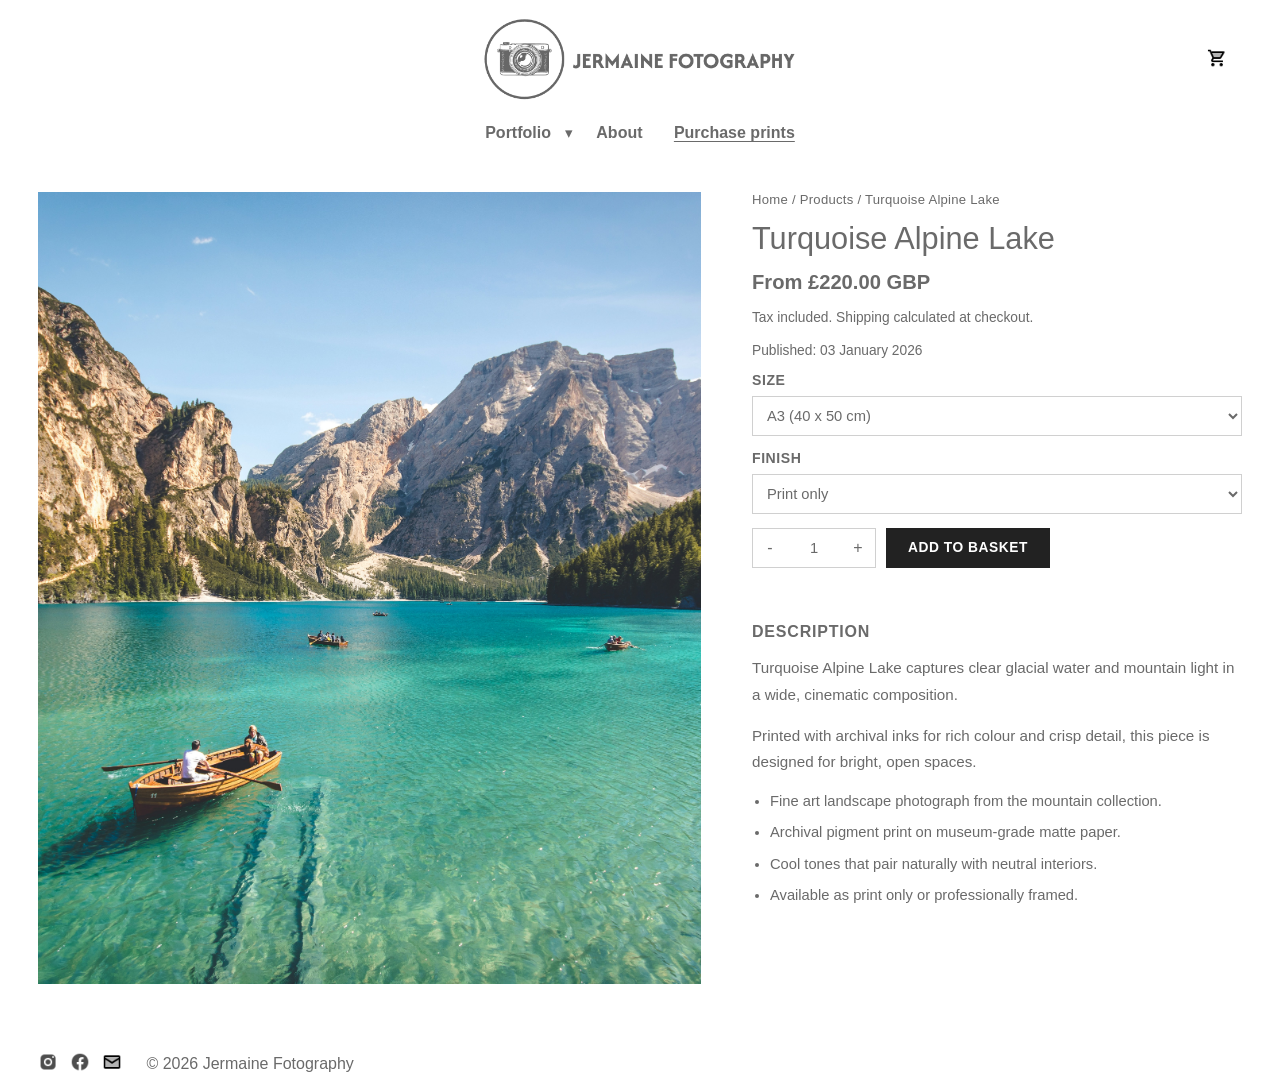
<file: product-turquoise-alpine-lake.html>
<!DOCTYPE html>
<html lang="en">
<head>
  <!-- Page metadata and shared stylesheet link -->
  <meta charset="utf-8">
  <meta name="viewport" content="width=device-width, initial-scale=1">
  <title>Turquoise Alpine Lake | Jermaine Fotography</title>
  <link rel="stylesheet" href="css/style.css">
</head>

<body>
  <!-- Main wrapper containing header, product content, and footer -->
  <div class="page">
    <!-- Header section with brand logo -->
    <header class="header">
      <!-- Dedicated top-right basket section -->
      <section class="header-basket" aria-label="Basket quick link">
        <a class="basket-link" href="basket.html" aria-label="Open basket page">
          <img class="basket-icon" src="images/basket.png" alt="Basket"> <!-- Icon by https://icons8.com/  -->
        </a>
      </section>

      <!-- Clickable logo that always redirects to the home page -->
      <a class="header-logo-link" href="index.html">
        <img class="header-logo" src="images/logo.png" alt="Jermaine Fotography logo"> <!-- Logo generated with https://logo.com/  -->
      </a>

      <!-- Mobile menu button with three-line icon -->
      <button class="menu-toggle" type="button" aria-expanded="false" aria-controls="primary-nav" aria-label="Toggle navigation menu">
        <span class="menu-toggle-line"></span>
        <span class="menu-toggle-line"></span>
        <span class="menu-toggle-line"></span>
      </button>

      <!-- Main navigation using an unordered list -->
      <nav class="main-nav" id="primary-nav" aria-label="Primary navigation">
        <!-- Close button shown at top-right of the opened mobile menu -->
        <button class="menu-close" type="button" aria-label="Close navigation menu">
          X
        </button>

        <ul class="main-nav-list">
          <!-- Portfolio item using a native details/summary click dropdown -->
          <li class="main-nav-item">
            <details class="dropdown">
              <summary class="dropdown-summary">
                <span class="main-nav-link">Portfolio</span>
                <span class="dropdown-arrow" aria-hidden="true">▾</span>
              </summary>

              <ul class="dropdown-menu">
                <li><a class="dropdown-link" href="landscape.html">Landscape</a></li>
                <li><a class="dropdown-link" href="still-life.html">Still life</a></li>
              </ul>
            </details>
          </li>

          <!-- Standard navigation items -->
          <li class="main-nav-item"><a class="main-nav-link" href="about.html">About</a></li>
          <li class="main-nav-item"><a class="main-nav-link" href="purchase-prints.html" aria-current="page">Purchase prints</a></li>
        </ul>

        <!-- Social icons shown inside the mobile full-screen menu -->
        <ul class="mobile-menu-social" aria-label="Mobile social links">
          <li>
            <a class="mobile-menu-icon-link" href="#" aria-label="Instagram">
              <img class="mobile-menu-icon" src="images/instagram.png" alt="Instagram"> <!-- Icon by https://icons8.com/  -->
            </a>
          </li>
          <li>
            <a class="mobile-menu-icon-link" href="#" aria-label="Facebook">
              <img class="mobile-menu-icon" src="images/facebook.png" alt="Facebook"> <!-- Icon by https://icons8.com/  -->
            </a>
          </li>
          <li>
            <a class="mobile-menu-icon-link" href="#" aria-label="Email">
              <img class="mobile-menu-icon" src="images/email.png" alt="Email"> <!-- Icon by https://icons8.com/  -->
            </a>
          </li>
        </ul>
      </nav>
    </header>

    <!-- Product detail content area -->
    <main class="product-detail-main">
      <section class="product-detail-section" aria-label="Turquoise Alpine Lake product details">
        <!-- Product layout with media on the left and purchase details on the right -->
        <article class="product-detail-layout product-page"
          data-product-id="turquoise-alpine-lake"
          data-product-name="Turquoise Alpine Lake"
          data-product-image="images/landscape.jpg"
          data-product-type="Limited edition landscape print on museum-grade matte paper."
          data-product-published="03 January 2026"
          data-base-price="220">

          <!-- Product image section -->
          <figure class="detail-media">
            <img class="detail-image" src="images/landscape.jpg" alt="Turquoise Alpine Lake print"> <!-- Image obtained from https://unsplash.com/ -->
          </figure>

          <!-- Product information and purchase controls -->
          <section class="detail-summary">
            <p class="detail-breadcrumb">Home / Products / Turquoise Alpine Lake</p>
            <h1 class="detail-title">Turquoise Alpine Lake</h1>
            <p class="detail-price">From <span class="detail-price-value">£220.00</span> GBP</p>
            <p class="detail-note">Tax included. Shipping calculated at checkout.</p>
            <p class="detail-published">Published: 03 January 2026</p>

            <!-- Product variant selector -->
            <div class="detail-option-group">
              <label class="detail-option-label" for="size-turquoise-alpine-lake">Size</label>
              <select class="detail-size-select" id="size-turquoise-alpine-lake" aria-label="Select print size for Turquoise Alpine Lake">
                <option value="A4" data-price="180">A4 (30 x 40 cm)</option>
                <option value="A3" data-price="220" selected>A3 (40 x 50 cm)</option>
                <option value="A2" data-price="310">A2 (50 x 70 cm)</option>
              </select>
            </div>

            <!-- Product finish selector for print-only or framed option -->
            <div class="detail-option-group">
              <label class="detail-option-label" for="format-turquoise-alpine-lake">Finish</label>
              <select class="detail-format-select" id="format-turquoise-alpine-lake" aria-label="Select print finish for Turquoise Alpine Lake">
                <option value="Print only" data-extra="0" selected>Print only</option>
                <option value="Framed" data-extra="75">Framed (+£75.00)</option>
              </select>
            </div>

            <!-- Quantity selector and add-to-basket action -->
            <div class="detail-action-row">
              <div class="product-quantity detail-quantity" role="group" aria-label="Quantity selector for Turquoise Alpine Lake">
                <button class="qty-button detail-qty-decrease" type="button" aria-label="Decrease quantity for Turquoise Alpine Lake">-</button>
                <input class="qty-input detail-qty-input" type="number" min="1" value="1" inputmode="numeric" aria-label="Quantity for Turquoise Alpine Lake">
                <button class="qty-button detail-qty-increase" type="button" aria-label="Increase quantity for Turquoise Alpine Lake">+</button>
              </div>
              <button class="product-cta detail-add-button" type="button">Add to basket</button>
            </div>
            <p class="detail-feedback" aria-live="polite"></p>

            <!-- Product description details -->
            <h2 class="detail-section-heading">Description</h2>
            <p class="detail-copy">Turquoise Alpine Lake captures clear glacial water and mountain light in a wide, cinematic composition.</p>
            <p class="detail-copy">Printed with archival inks for rich colour and crisp detail, this piece is designed for bright, open spaces.</p>
            <ul class="detail-feature-list">
              <li>Fine art landscape photograph from the mountain collection.</li>
              <li>Archival pigment print on museum-grade matte paper.</li>
              <li>Cool tones that pair naturally with neutral interiors.</li>
              <li>Available as print only or professionally framed.</li>
            </ul>
          </section>
        </article>
      </section>
    </main>

    <!-- Footer section -->
    <footer class="footer">
      <!-- Footer social navigation icons -->
      <nav class="footer-nav" aria-label="Footer social navigation">
        <ul class="footer-nav-list">
          <li>
            <a class="footer-icon-link" href="#" aria-label="Instagram">
              <img class="footer-icon" src="images/instagram.png" alt="Instagram"> <!-- Icon by https://icons8.com/  -->
            </a>
          </li>
          <li>
            <a class="footer-icon-link" href="#" aria-label="Facebook">
              <img class="footer-icon" src="images/facebook.png" alt="Facebook"> <!-- Icon by https://icons8.com/  -->
            </a>
          </li>
          <li>
            <a class="footer-icon-link" href="#" aria-label="Email">
              <img class="footer-icon" src="images/email.png" alt="Email"> <!-- Icon by https://icons8.com/  -->
            </a>
          </li>

          <!-- Copyright text displayed next to the footer icons -->
          <li class="footer-copy-item">
            <span class="footer-copyright">© 2026 Jermaine Fotography</span>
          </li>
        </ul>
      </nav>
    </footer>
  </div>

  <!-- Shared scripts for basket, navigation, and product detail interactions -->
  <script src="inc/cart.js"></script>
  <script src="inc/cart-ui.js"></script>
  <script src="inc/site-nav.js"></script>
  <script src="inc/product-detail.js"></script>
</body>
</html>
</file>
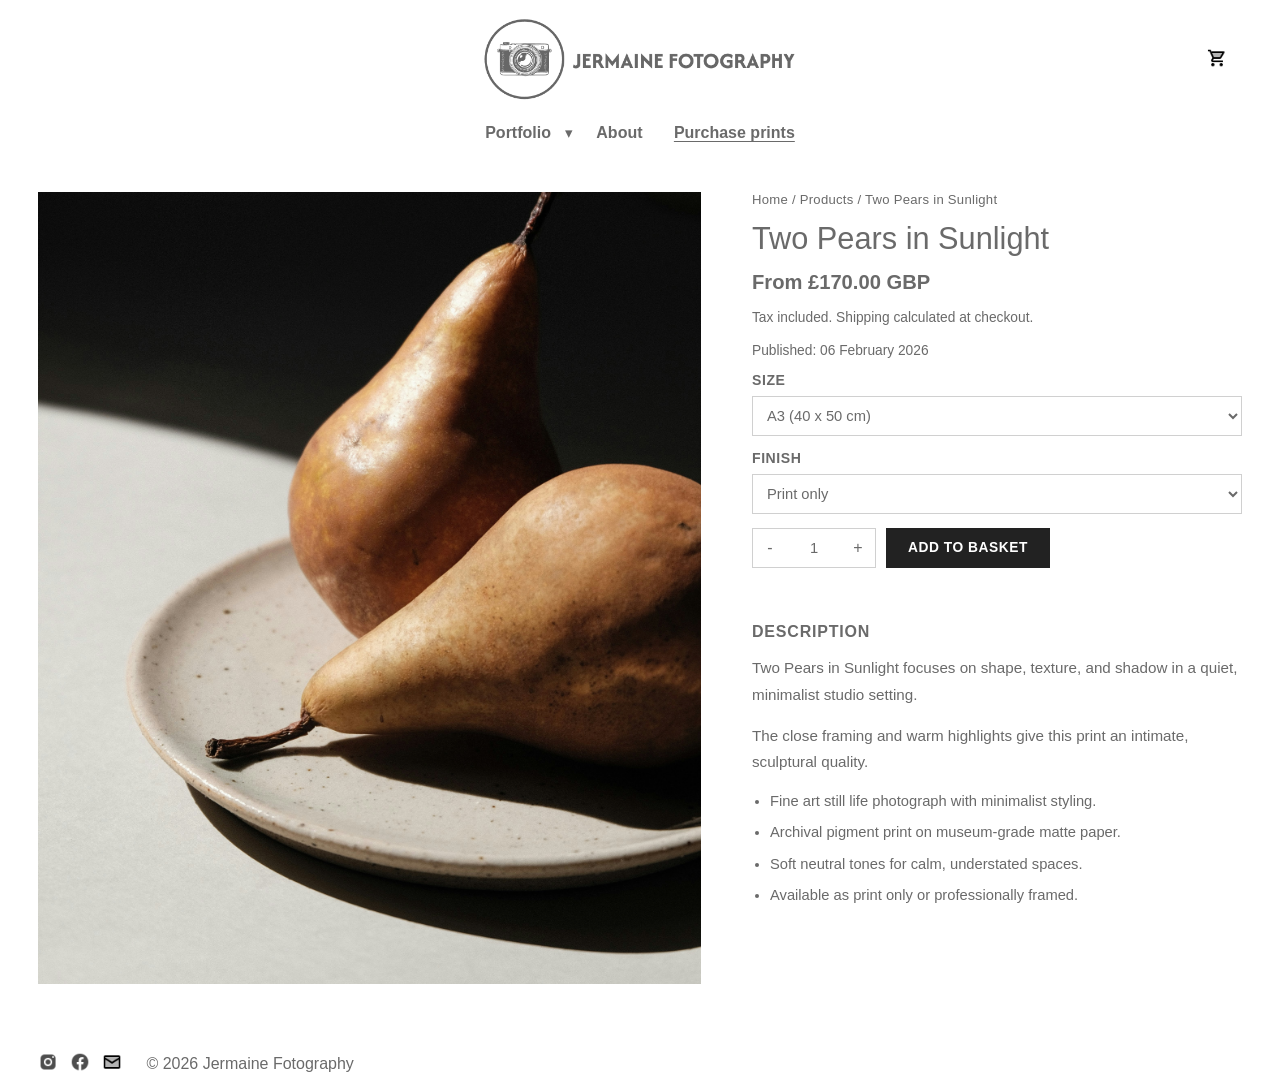
<file: product-two-pears-in-sunlight.html>
<!DOCTYPE html>
<html lang="en">
<head>
  <!-- Page metadata and shared stylesheet link -->
  <meta charset="utf-8">
  <meta name="viewport" content="width=device-width, initial-scale=1">
  <title>Two Pears in Sunlight | Jermaine Fotography</title>
  <link rel="stylesheet" href="css/style.css">
</head>

<body>
  <!-- Main wrapper containing header, product content, and footer -->
  <div class="page">
    <!-- Header section with brand logo -->
    <header class="header">
      <!-- Dedicated top-right basket section -->
      <section class="header-basket" aria-label="Basket quick link">
        <a class="basket-link" href="basket.html" aria-label="Open basket page">
          <img class="basket-icon" src="images/basket.png" alt="Basket"> <!-- Icon by https://icons8.com/  -->
        </a>
      </section>

      <!-- Clickable logo that always redirects to the home page -->
      <a class="header-logo-link" href="index.html">
        <img class="header-logo" src="images/logo.png" alt="Jermaine Fotography logo"> <!-- Logo generated with https://logo.com/  -->
      </a>

      <!-- Mobile menu button with three-line icon -->
      <button class="menu-toggle" type="button" aria-expanded="false" aria-controls="primary-nav" aria-label="Toggle navigation menu">
        <span class="menu-toggle-line"></span>
        <span class="menu-toggle-line"></span>
        <span class="menu-toggle-line"></span>
      </button>

      <!-- Main navigation using an unordered list -->
      <nav class="main-nav" id="primary-nav" aria-label="Primary navigation">
        <!-- Close button shown at top-right of the opened mobile menu -->
        <button class="menu-close" type="button" aria-label="Close navigation menu">
          X
        </button>

        <ul class="main-nav-list">
          <!-- Portfolio item using a native details/summary click dropdown -->
          <li class="main-nav-item">
            <details class="dropdown">
              <summary class="dropdown-summary">
                <span class="main-nav-link">Portfolio</span>
                <span class="dropdown-arrow" aria-hidden="true">▾</span>
              </summary>

              <ul class="dropdown-menu">
                <li><a class="dropdown-link" href="landscape.html">Landscape</a></li>
                <li><a class="dropdown-link" href="still-life.html">Still life</a></li>
              </ul>
            </details>
          </li>

          <!-- Standard navigation items -->
          <li class="main-nav-item"><a class="main-nav-link" href="about.html">About</a></li>
          <li class="main-nav-item"><a class="main-nav-link" href="purchase-prints.html" aria-current="page">Purchase prints</a></li>
        </ul>

        <!-- Social icons shown inside the mobile full-screen menu -->
        <ul class="mobile-menu-social" aria-label="Mobile social links">
          <li>
            <a class="mobile-menu-icon-link" href="#" aria-label="Instagram">
              <img class="mobile-menu-icon" src="images/instagram.png" alt="Instagram"> <!-- Icon by https://icons8.com/  -->
            </a>
          </li>
          <li>
            <a class="mobile-menu-icon-link" href="#" aria-label="Facebook">
              <img class="mobile-menu-icon" src="images/facebook.png" alt="Facebook"> <!-- Icon by https://icons8.com/  -->
            </a>
          </li>
          <li>
            <a class="mobile-menu-icon-link" href="#" aria-label="Email">
              <img class="mobile-menu-icon" src="images/email.png" alt="Email"> <!-- Icon by https://icons8.com/  -->
            </a>
          </li>
        </ul>
      </nav>
    </header>

    <!-- Product detail content area -->
    <main class="product-detail-main">
      <section class="product-detail-section" aria-label="Two Pears in Sunlight product details">
        <!-- Product layout with media on the left and purchase details on the right -->
        <article class="product-detail-layout product-page"
          data-product-id="two-pears-in-sunlight"
          data-product-name="Two Pears in Sunlight"
          data-product-image="images/still_life_4.jpg"
          data-product-type="Limited edition still life print on museum-grade matte paper."
          data-product-published="06 February 2026"
          data-base-price="170">

          <!-- Product image section -->
          <figure class="detail-media">
            <img class="detail-image" src="images/still_life_4.jpg" alt="Two Pears in Sunlight print"> <!-- Image obtained from https://unsplash.com/ -->
          </figure>

          <!-- Product information and purchase controls -->
          <section class="detail-summary">
            <p class="detail-breadcrumb">Home / Products / Two Pears in Sunlight</p>
            <h1 class="detail-title">Two Pears in Sunlight</h1>
            <p class="detail-price">From <span class="detail-price-value">£170.00</span> GBP</p>
            <p class="detail-note">Tax included. Shipping calculated at checkout.</p>
            <p class="detail-published">Published: 06 February 2026</p>

            <!-- Product variant selector -->
            <div class="detail-option-group">
              <label class="detail-option-label" for="size-two-pears-in-sunlight">Size</label>
              <select class="detail-size-select" id="size-two-pears-in-sunlight" aria-label="Select print size for Two Pears in Sunlight">
                <option value="A4" data-price="140">A4 (30 x 40 cm)</option>
                <option value="A3" data-price="170" selected>A3 (40 x 50 cm)</option>
                <option value="A2" data-price="240">A2 (50 x 70 cm)</option>
              </select>
            </div>

            <!-- Product finish selector for print-only or framed option -->
            <div class="detail-option-group">
              <label class="detail-option-label" for="format-two-pears-in-sunlight">Finish</label>
              <select class="detail-format-select" id="format-two-pears-in-sunlight" aria-label="Select print finish for Two Pears in Sunlight">
                <option value="Print only" data-extra="0" selected>Print only</option>
                <option value="Framed" data-extra="75">Framed (+£75.00)</option>
              </select>
            </div>

            <!-- Quantity selector and add-to-basket action -->
            <div class="detail-action-row">
              <div class="product-quantity detail-quantity" role="group" aria-label="Quantity selector for Two Pears in Sunlight">
                <button class="qty-button detail-qty-decrease" type="button" aria-label="Decrease quantity for Two Pears in Sunlight">-</button>
                <input class="qty-input detail-qty-input" type="number" min="1" value="1" inputmode="numeric" aria-label="Quantity for Two Pears in Sunlight">
                <button class="qty-button detail-qty-increase" type="button" aria-label="Increase quantity for Two Pears in Sunlight">+</button>
              </div>
              <button class="product-cta detail-add-button" type="button">Add to basket</button>
            </div>
            <p class="detail-feedback" aria-live="polite"></p>

            <!-- Product description details -->
            <h2 class="detail-section-heading">Description</h2>
            <p class="detail-copy">Two Pears in Sunlight focuses on shape, texture, and shadow in a quiet, minimalist studio setting.</p>
            <p class="detail-copy">The close framing and warm highlights give this print an intimate, sculptural quality.</p>
            <ul class="detail-feature-list">
              <li>Fine art still life photograph with minimalist styling.</li>
              <li>Archival pigment print on museum-grade matte paper.</li>
              <li>Soft neutral tones for calm, understated spaces.</li>
              <li>Available as print only or professionally framed.</li>
            </ul>
          </section>
        </article>
      </section>
    </main>

    <!-- Footer section -->
    <footer class="footer">
      <!-- Footer social navigation icons -->
      <nav class="footer-nav" aria-label="Footer social navigation">
        <ul class="footer-nav-list">
          <li>
            <a class="footer-icon-link" href="#" aria-label="Instagram">
              <img class="footer-icon" src="images/instagram.png" alt="Instagram"> <!-- Icon by https://icons8.com/  -->
            </a>
          </li>
          <li>
            <a class="footer-icon-link" href="#" aria-label="Facebook">
              <img class="footer-icon" src="images/facebook.png" alt="Facebook"> <!-- Icon by https://icons8.com/  -->
            </a>
          </li>
          <li>
            <a class="footer-icon-link" href="#" aria-label="Email">
              <img class="footer-icon" src="images/email.png" alt="Email"> <!-- Icon by https://icons8.com/  -->
            </a>
          </li>

          <!-- Copyright text displayed next to the footer icons -->
          <li class="footer-copy-item">
            <span class="footer-copyright">© 2026 Jermaine Fotography</span>
          </li>
        </ul>
      </nav>
    </footer>
  </div>

  <!-- Shared scripts for basket, navigation, and product detail interactions -->
  <script src="inc/cart.js"></script>
  <script src="inc/cart-ui.js"></script>
  <script src="inc/site-nav.js"></script>
  <script src="inc/product-detail.js"></script>
</body>
</html>
</file>
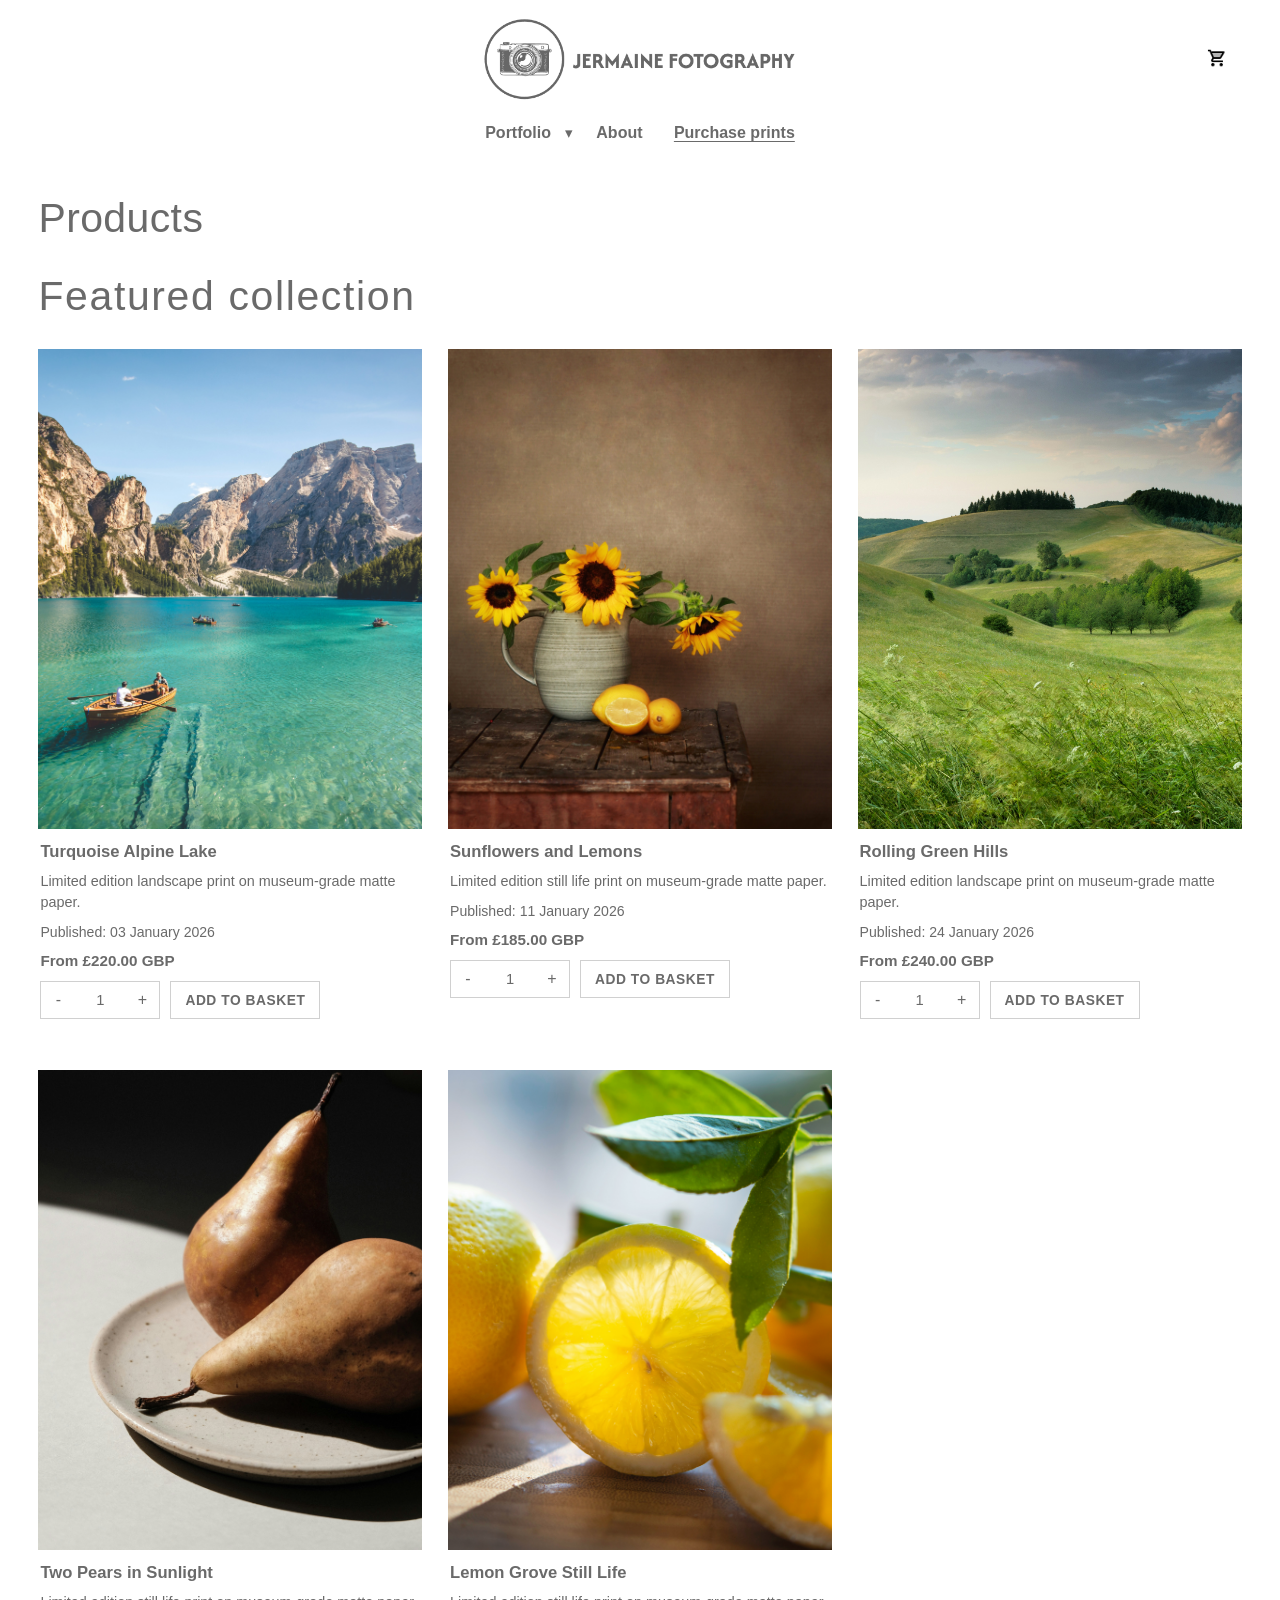
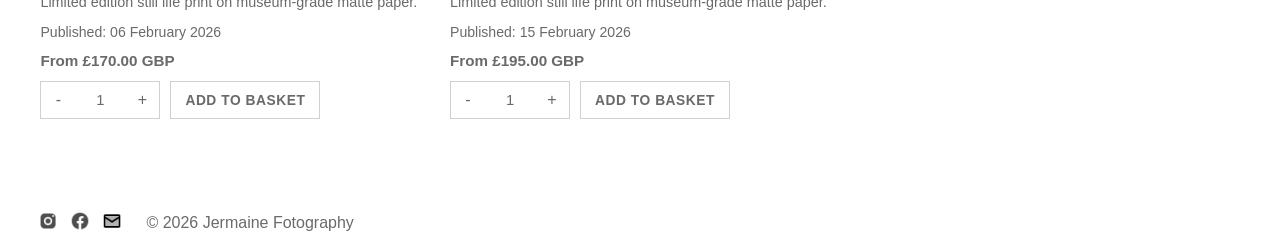
<file: purchase-prints.html>
<!DOCTYPE html>
<html lang="en">
<head>
  <!-- Page metadata and shared stylesheet link -->
  <meta charset="utf-8">
  <meta name="viewport" content="width=device-width, initial-scale=1">
  <title>Purchase prints | Jermaine Fotography</title>
  <link rel="stylesheet" href="css/style.css">
</head>

<body>
  <!-- Main wrapper containing header, products content, and footer -->
  <div class="page">
    <!-- Header section with brand logo -->
    <header class="header">
      <!-- Dedicated top-right basket section -->
      <section class="header-basket" aria-label="Basket quick link">
        <a class="basket-link" href="basket.html" aria-label="Open basket page">
          <img class="basket-icon" src="images/basket.png" alt="Basket"> <!-- Icon by https://icons8.com/  -->
        </a>
      </section>

      <!-- Clickable logo that always redirects to the home page -->
      <a class="header-logo-link" href="index.html">
        <img class="header-logo" src="images/logo.png" alt="Jermaine Fotography logo"> <!-- Logo generated with https://logo.com/  -->
      </a>

      <!-- Mobile menu button with three-line icon -->
      <button class="menu-toggle" type="button" aria-expanded="false" aria-controls="primary-nav" aria-label="Toggle navigation menu">
        <span class="menu-toggle-line"></span>
        <span class="menu-toggle-line"></span>
        <span class="menu-toggle-line"></span>
      </button>

      <!-- Main navigation using an unordered list -->
      <nav class="main-nav" id="primary-nav" aria-label="Primary navigation">
        <!-- Close button shown at top-right of the opened mobile menu -->
        <button class="menu-close" type="button" aria-label="Close navigation menu">
          X
        </button>

        <ul class="main-nav-list">
          <!-- Portfolio item using a native details/summary click dropdown -->
          <li class="main-nav-item">
            <details class="dropdown">
              <summary class="dropdown-summary">
                <span class="main-nav-link">Portfolio</span>
                <span class="dropdown-arrow" aria-hidden="true">▾</span>
              </summary>

              <ul class="dropdown-menu">
                <li><a class="dropdown-link" href="landscape.html">Landscape</a></li>
                <li><a class="dropdown-link" href="still-life.html">Still life</a></li>
              </ul>
            </details>
          </li>

          <!-- Standard navigation items -->
          <li class="main-nav-item"><a class="main-nav-link" href="about.html">About</a></li>
          <li class="main-nav-item"><a class="main-nav-link" href="purchase-prints.html" aria-current="page">Purchase prints</a></li>
        </ul>

        <!-- Social icons shown inside the mobile full-screen menu -->
        <ul class="mobile-menu-social" aria-label="Mobile social links">
          <li>
            <a class="mobile-menu-icon-link" href="#" aria-label="Instagram">
              <img class="mobile-menu-icon" src="images/instagram.png" alt="Instagram"> <!-- Icon by https://icons8.com/  -->
            </a>
          </li>
          <li>
            <a class="mobile-menu-icon-link" href="#" aria-label="Facebook">
              <img class="mobile-menu-icon" src="images/facebook.png" alt="Facebook"> <!-- Icon by https://icons8.com/  -->
            </a>
          </li>
          <li>
            <a class="mobile-menu-icon-link" href="#" aria-label="Email">
              <img class="mobile-menu-icon" src="images/email.png" alt="Email"> <!-- Icon by https://icons8.com/  -->
            </a>
          </li>
        </ul>
      </nav>
    </header>

    <!-- Products content area with collection heading and product cards -->
    <main class="products-main">
      <section class="products-section" aria-label="Print products">
        <!-- Collection heading block -->
        <header class="products-heading">
          <p class="products-kicker">Products</p>
          <h1 class="products-title">Featured collection</h1>
        </header>

        <!-- Product card grid -->
        <ul class="products-grid">
          <!-- Featured print products with titles and concise product metadata -->
          <li class="product-card" data-product-id="turquoise-alpine-lake" data-product-name="Turquoise Alpine Lake" data-product-price="220" data-product-image="images/landscape.jpg" data-product-type="Limited edition landscape print on museum-grade matte paper." data-product-published="03 January 2026">
            <a class="product-thumb-link" href="product-turquoise-alpine-lake.html" aria-label="View Turquoise Alpine Lake print details">
              <img class="product-thumb" src="images/landscape.jpg" alt="Turquoise Alpine Lake print thumbnail"> <!-- Image obtained from https://unsplash.com/ -->
            </a>
            <div class="product-details">
              <h2 class="product-name">
                <a class="product-name-link" href="product-turquoise-alpine-lake.html">Turquoise Alpine Lake</a>
              </h2>
              <p class="product-type">Limited edition landscape print on museum-grade matte paper.</p>
              <!-- Random publication date metadata for this product -->
              <p class="product-date">Published: 03 January 2026</p>
              <p class="product-price">From £220.00 GBP</p>
              <!-- Quantity and add-to-basket controls for this product -->
              <div class="product-purchase-controls">
                <div class="product-quantity" role="group" aria-label="Quantity selector for Turquoise Alpine Lake">
                  <button class="qty-button qty-decrease" type="button" aria-label="Decrease quantity for Turquoise Alpine Lake">-</button>
                  <input class="qty-input" type="number" min="1" value="1" inputmode="numeric" aria-label="Quantity for Turquoise Alpine Lake">
                  <button class="qty-button qty-increase" type="button" aria-label="Increase quantity for Turquoise Alpine Lake">+</button>
                </div>
                <button class="product-cta product-add-button" type="button">Add to basket</button>
              </div>
              <p class="product-feedback" aria-live="polite"></p>
            </div>
          </li>

          <li class="product-card" data-product-id="sunflowers-and-lemons" data-product-name="Sunflowers and Lemons" data-product-price="185" data-product-image="images/still_life.jpg" data-product-type="Limited edition still life print on museum-grade matte paper." data-product-published="11 January 2026">
            <a class="product-thumb-link" href="product-sunflowers-and-lemons.html" aria-label="View Sunflowers and Lemons print details">
              <img class="product-thumb" src="images/still_life.jpg" alt="Sunflowers and Lemons print thumbnail"> <!-- Image obtained from https://unsplash.com/ -->
            </a>
            <div class="product-details">
              <h2 class="product-name">
                <a class="product-name-link" href="product-sunflowers-and-lemons.html">Sunflowers and Lemons</a>
              </h2>
              <p class="product-type">Limited edition still life print on museum-grade matte paper.</p>
              <p class="product-date">Published: 11 January 2026</p>
              <p class="product-price">From £185.00 GBP</p>
              <div class="product-purchase-controls">
                <div class="product-quantity" role="group" aria-label="Quantity selector for Sunflowers and Lemons">
                  <button class="qty-button qty-decrease" type="button" aria-label="Decrease quantity for Sunflowers and Lemons">-</button>
                  <input class="qty-input" type="number" min="1" value="1" inputmode="numeric" aria-label="Quantity for Sunflowers and Lemons">
                  <button class="qty-button qty-increase" type="button" aria-label="Increase quantity for Sunflowers and Lemons">+</button>
                </div>
                <button class="product-cta product-add-button" type="button">Add to basket</button>
              </div>
              <p class="product-feedback" aria-live="polite"></p>
            </div>
          </li>

          <li class="product-card" data-product-id="rolling-green-hills" data-product-name="Rolling Green Hills" data-product-price="240" data-product-image="images/landscape_3.jpg" data-product-type="Limited edition landscape print on museum-grade matte paper." data-product-published="24 January 2026">
            <a class="product-thumb-link" href="product-rolling-green-hills.html" aria-label="View Rolling Green Hills print details">
              <img class="product-thumb" src="images/landscape_3.jpg" alt="Rolling Green Hills print thumbnail"> <!-- Image obtained from https://unsplash.com/ -->
            </a>
            <div class="product-details">
              <h2 class="product-name">
                <a class="product-name-link" href="product-rolling-green-hills.html">Rolling Green Hills</a>
              </h2>
              <p class="product-type">Limited edition landscape print on museum-grade matte paper.</p>
              <p class="product-date">Published: 24 January 2026</p>
              <p class="product-price">From £240.00 GBP</p>
              <div class="product-purchase-controls">
                <div class="product-quantity" role="group" aria-label="Quantity selector for Rolling Green Hills">
                  <button class="qty-button qty-decrease" type="button" aria-label="Decrease quantity for Rolling Green Hills">-</button>
                  <input class="qty-input" type="number" min="1" value="1" inputmode="numeric" aria-label="Quantity for Rolling Green Hills">
                  <button class="qty-button qty-increase" type="button" aria-label="Increase quantity for Rolling Green Hills">+</button>
                </div>
                <button class="product-cta product-add-button" type="button">Add to basket</button>
              </div>
              <p class="product-feedback" aria-live="polite"></p>
            </div>
          </li>

          <li class="product-card" data-product-id="two-pears-in-sunlight" data-product-name="Two Pears in Sunlight" data-product-price="170" data-product-image="images/still_life_4.jpg" data-product-type="Limited edition still life print on museum-grade matte paper." data-product-published="06 February 2026">
            <a class="product-thumb-link" href="product-two-pears-in-sunlight.html" aria-label="View Two Pears in Sunlight print details">
              <img class="product-thumb" src="images/still_life_4.jpg" alt="Two Pears in Sunlight print thumbnail"> <!-- Image obtained from https://unsplash.com/ -->
            </a>
            <div class="product-details">
              <h2 class="product-name">
                <a class="product-name-link" href="product-two-pears-in-sunlight.html">Two Pears in Sunlight</a>
              </h2>
              <p class="product-type">Limited edition still life print on museum-grade matte paper.</p>
              <p class="product-date">Published: 06 February 2026</p>
              <p class="product-price">From £170.00 GBP</p>
              <div class="product-purchase-controls">
                <div class="product-quantity" role="group" aria-label="Quantity selector for Two Pears in Sunlight">
                  <button class="qty-button qty-decrease" type="button" aria-label="Decrease quantity for Two Pears in Sunlight">-</button>
                  <input class="qty-input" type="number" min="1" value="1" inputmode="numeric" aria-label="Quantity for Two Pears in Sunlight">
                  <button class="qty-button qty-increase" type="button" aria-label="Increase quantity for Two Pears in Sunlight">+</button>
                </div>
                <button class="product-cta product-add-button" type="button">Add to basket</button>
              </div>
              <p class="product-feedback" aria-live="polite"></p>
            </div>
          </li>

          <li class="product-card" data-product-id="lemon-grove-still-life" data-product-name="Lemon Grove Still Life" data-product-price="195" data-product-image="images/still_life_2.jpg" data-product-type="Limited edition still life print on museum-grade matte paper." data-product-published="15 February 2026">
            <a class="product-thumb-link" href="product-lemon-grove-still-life.html" aria-label="View Lemon Grove Still Life print details">
              <img class="product-thumb" src="images/still_life_2.jpg" alt="Lemon Grove Still Life print thumbnail"> <!-- Image obtained from https://unsplash.com/ -->
            </a>
            <div class="product-details">
              <h2 class="product-name">
                <a class="product-name-link" href="product-lemon-grove-still-life.html">Lemon Grove Still Life</a>
              </h2>
              <p class="product-type">Limited edition still life print on museum-grade matte paper.</p>
              <p class="product-date">Published: 15 February 2026</p>
              <p class="product-price">From £195.00 GBP</p>
              <div class="product-purchase-controls">
                <div class="product-quantity" role="group" aria-label="Quantity selector for Lemon Grove Still Life">
                  <button class="qty-button qty-decrease" type="button" aria-label="Decrease quantity for Lemon Grove Still Life">-</button>
                  <input class="qty-input" type="number" min="1" value="1" inputmode="numeric" aria-label="Quantity for Lemon Grove Still Life">
                  <button class="qty-button qty-increase" type="button" aria-label="Increase quantity for Lemon Grove Still Life">+</button>
                </div>
                <button class="product-cta product-add-button" type="button">Add to basket</button>
              </div>
              <p class="product-feedback" aria-live="polite"></p>
            </div>
          </li>
        </ul>
      </section>
    </main>

    <!-- Footer section -->
    <footer class="footer">
      <!-- Footer social navigation icons -->
      <nav class="footer-nav" aria-label="Footer social navigation">
        <ul class="footer-nav-list">
          <li>
            <a class="footer-icon-link" href="#" aria-label="Instagram">
              <img class="footer-icon" src="images/instagram.png" alt="Instagram"> <!-- Icon by https://icons8.com/  -->
            </a>
          </li>
          <li>
            <a class="footer-icon-link" href="#" aria-label="Facebook">
              <img class="footer-icon" src="images/facebook.png" alt="Facebook"> <!-- Icon by https://icons8.com/  -->
            </a>
          </li>
          <li>
            <a class="footer-icon-link" href="#" aria-label="Email">
              <img class="footer-icon" src="images/email.png" alt="Email"> <!-- Icon by https://icons8.com/  -->
            </a>
          </li>

          <!-- Copyright text displayed next to the footer icons -->
          <li class="footer-copy-item">
            <span class="footer-copyright">© 2026 Jermaine Fotography</span>
          </li>
        </ul>
      </nav>
    </footer>
  </div>

  <!-- Shared scripts for basket state, badge UI, mobile navigation, and product list interactions -->
  <script src="inc/cart.js"></script>
  <script src="inc/cart-ui.js"></script>
  <script src="inc/site-nav.js"></script>
  <script src="inc/purchase-page.js"></script>
</body>
</html>
</file>
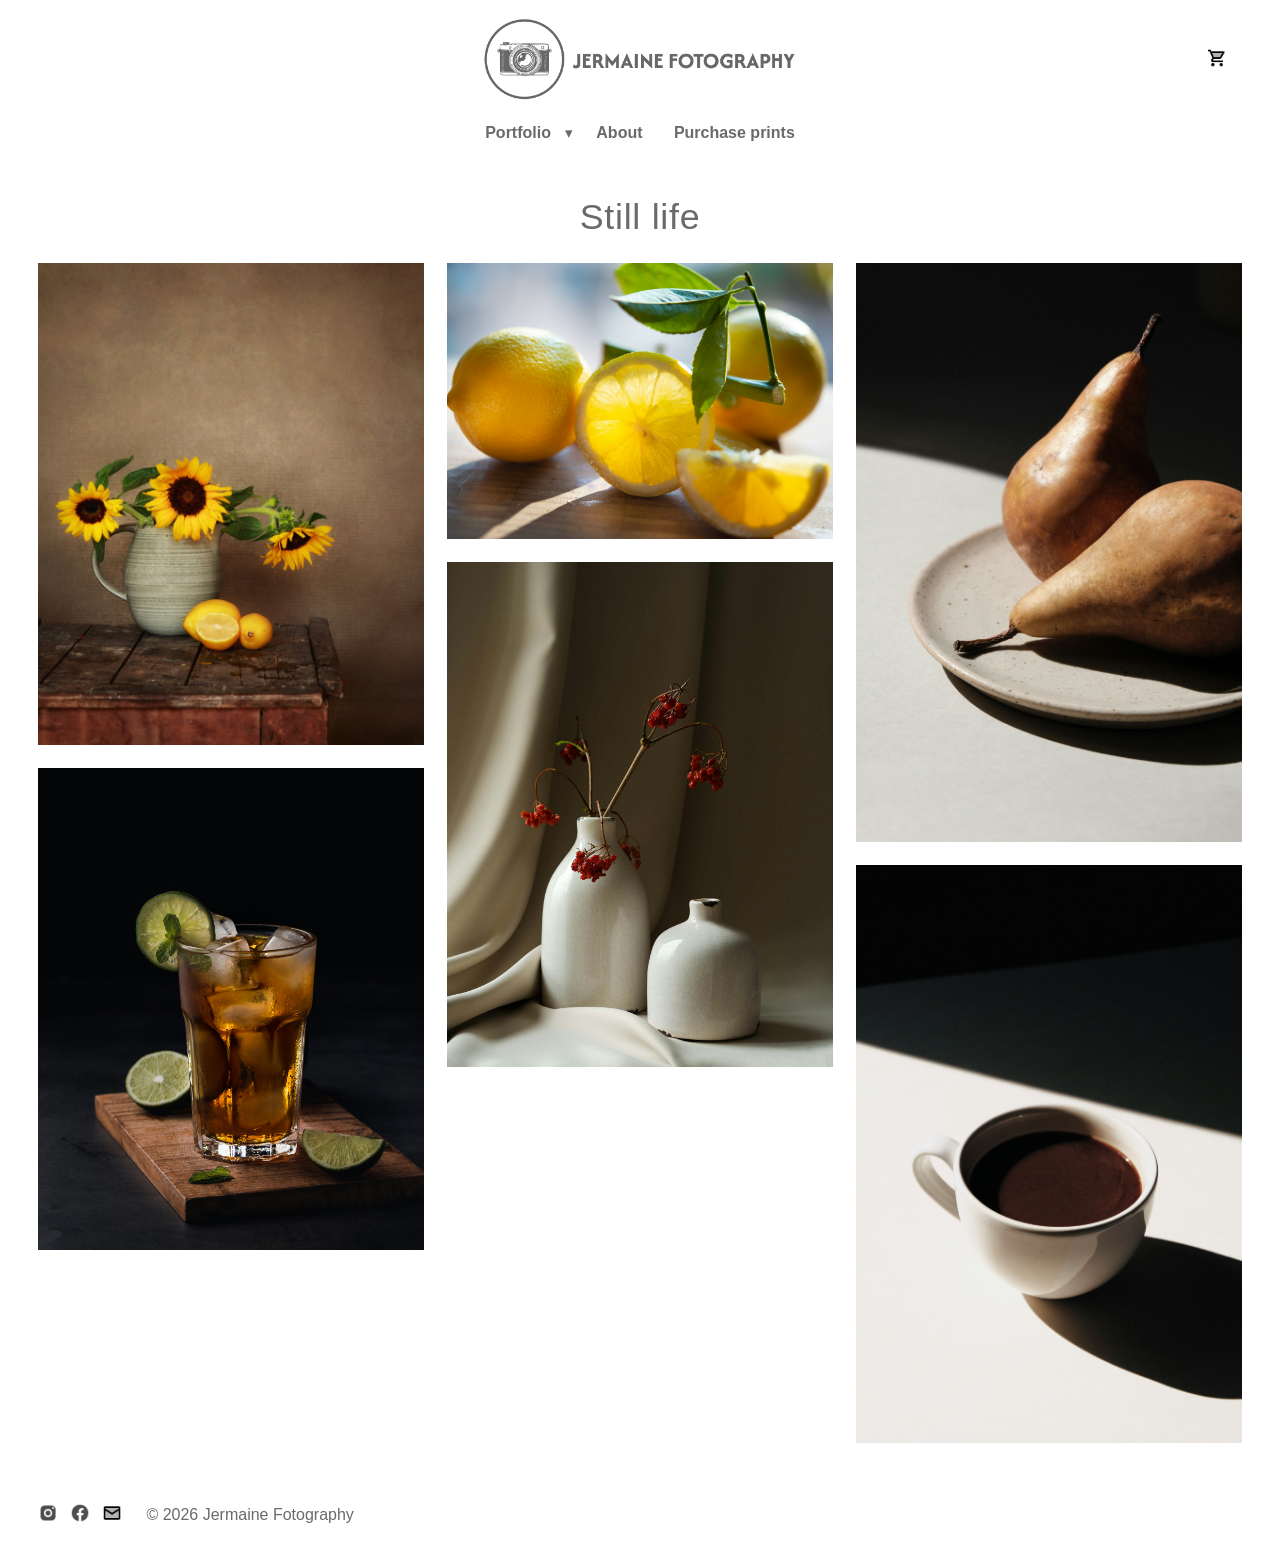
<file: still-life.html>
<!DOCTYPE html>
<html lang="en">
<head>
  <!-- Page metadata and stylesheet link -->
  <meta charset="utf-8">
  <meta name="viewport" content="width=device-width, initial-scale=1">
  <title>Still life | Jermaine Fotography</title>
  <link rel="stylesheet" href="css/style.css">
</head>

<body>
  <!-- Main wrapper containing header, content, and footer -->
  <div class="page">
    <!-- Header section with logo, basket, and primary navigation -->
    <header class="header">
      <!-- Dedicated top-right basket section -->
      <section class="header-basket" aria-label="Basket quick link">
        <a class="basket-link" href="basket.html" aria-label="Open basket page">
          <img class="basket-icon" src="images/basket.png" alt="Basket"> <!-- Icon by https://icons8.com/  -->
        </a>
      </section>

      <!-- Clickable logo that always redirects to the home page -->
      <a class="header-logo-link" href="index.html">
        <img class="header-logo" src="images/logo.png" alt="Jermaine Fotography logo"> <!-- Logo generated with https://logo.com/  -->
      </a>

      <!-- Mobile menu button with three-line icon -->
      <button class="menu-toggle" type="button" aria-expanded="false" aria-controls="primary-nav" aria-label="Toggle navigation menu">
        <span class="menu-toggle-line"></span>
        <span class="menu-toggle-line"></span>
        <span class="menu-toggle-line"></span>
      </button>

      <!-- Main navigation using an unordered list -->
      <nav class="main-nav" id="primary-nav" aria-label="Primary navigation">
        <!-- Close button shown at top-right of the opened mobile menu -->
        <button class="menu-close" type="button" aria-label="Close navigation menu">
          X
        </button>

        <ul class="main-nav-list">
          <!-- Portfolio item using a native details/summary click dropdown -->
          <li class="main-nav-item">
            <details class="dropdown">
              <summary class="dropdown-summary">
                <span class="main-nav-link">Portfolio</span>
                <span class="dropdown-arrow" aria-hidden="true">▾</span>
              </summary>

              <ul class="dropdown-menu">
                <li><a class="dropdown-link" href="landscape.html">Landscape</a></li>
                <li><a class="dropdown-link" href="still-life.html" aria-current="page">Still life</a></li>
              </ul>
            </details>
          </li>

          <!-- Standard navigation items -->
          <li class="main-nav-item"><a class="main-nav-link" href="about.html">About</a></li>
          <li class="main-nav-item"><a class="main-nav-link" href="purchase-prints.html">Purchase prints</a></li>
        </ul>

        <!-- Social icons shown inside the mobile full-screen menu -->
        <ul class="mobile-menu-social" aria-label="Mobile social links">
          <li>
            <a class="mobile-menu-icon-link" href="#" aria-label="Instagram">
              <img class="mobile-menu-icon" src="images/instagram.png" alt="Instagram"> <!-- Icon by https://icons8.com/  -->
            </a>
          </li>
          <li>
            <a class="mobile-menu-icon-link" href="#" aria-label="Facebook">
              <img class="mobile-menu-icon" src="images/facebook.png" alt="Facebook"> <!-- Icon by https://icons8.com/  -->
            </a>
          </li>
          <li>
            <a class="mobile-menu-icon-link" href="#" aria-label="Email">
              <img class="mobile-menu-icon" src="images/email.png" alt="Email"> <!-- Icon by https://icons8.com/  -->
            </a>
          </li>
        </ul>
      </nav>
    </header>

    <!-- Still life page heading and image gallery -->
    <main class="gallery-main">
      <!-- Centered heading for the still life page -->
      <section class="gallery-page-header" aria-label="Still life page heading">
        <h1 class="gallery-page-title">Still life</h1>
      </section>

      <!-- Still life-only gallery using the same masonry layout as the homepage -->
      <section class="photo-grid" aria-label="Still life photo gallery">
        <figure class="photo-card photo-card--1">
          <img src="images/still_life.jpg" alt="Still life photo 1"> <!-- Image obtained from https://unsplash.com/ -->
        </figure>
        <figure class="photo-card photo-card--2">
          <img src="images/still_life_1.jpg" alt="Still life photo 2"> <!-- Image obtained from https://unsplash.com/ -->
        </figure>
        <figure class="photo-card photo-card--3">
          <img src="images/still_life_2.jpg" alt="Still life photo 3"> <!-- Image obtained from https://unsplash.com/ -->
        </figure>
        <figure class="photo-card photo-card--4">
          <img src="images/still_life_3.jpg" alt="Still life photo 4"> <!-- Image obtained from https://unsplash.com/ -->
        </figure>
        <figure class="photo-card photo-card--5">
          <img src="images/still_life_4.jpg" alt="Still life photo 5"> <!-- Image obtained from https://unsplash.com/ -->
        </figure>
        <figure class="photo-card photo-card--6">
          <img src="images/still_life_5.jpg" alt="Still life photo 6"> <!-- Image obtained from https://unsplash.com/ -->
        </figure>
      </section>
    </main>

    <!-- Footer section -->
    <footer class="footer">
      <!-- Footer social navigation icons -->
      <nav class="footer-nav" aria-label="Footer social navigation">
        <ul class="footer-nav-list">
          <li>
            <a class="footer-icon-link" href="#" aria-label="Instagram">
              <img class="footer-icon" src="images/instagram.png" alt="Instagram"> <!-- Icon by https://icons8.com/  -->
            </a>
          </li>
          <li>
            <a class="footer-icon-link" href="#" aria-label="Facebook">
              <img class="footer-icon" src="images/facebook.png" alt="Facebook"> <!-- Icon by https://icons8.com/  -->
            </a>
          </li>
          <li>
            <a class="footer-icon-link" href="#" aria-label="Email">
              <img class="footer-icon" src="images/email.png" alt="Email"> <!-- Icon by https://icons8.com/  -->
            </a>
          </li>

          <!-- Copyright text displayed next to the footer icons -->
          <li class="footer-copy-item">
            <span class="footer-copyright">© 2026 Jermaine Fotography</span>
          </li>
        </ul>
      </nav>
    </footer>
  </div>

  <!-- Shared scripts for basket state, badge UI, and mobile navigation -->
  <script src="inc/cart.js"></script>
  <script src="inc/cart-ui.js"></script>
  <script src="inc/site-nav.js"></script>
</body>
</html>
</file>
<file: css/style.css>
/* Shared text color palette */
:root {
  --logo-grey: #6a6a6a;
}

/* Global box model reset for predictable sizing */
* {
  box-sizing: border-box;
}

/* Base page typography and background */
body {
  margin: 0;
  font-family: Arial, Helvetica, sans-serif;
  background: #ffffff;
  color: var(--logo-grey);
}

/* Vertical page structure: header, content, footer */
.page {
  min-height: 100vh;
  display: flex;
  flex-direction: column;
}

/* Header area styling */
.header {
  position: relative;
  background-color: #ffffff;
  color: var(--logo-grey);
  padding: 16px 24px;
  text-align: center;
}

/* Clickable logo link wrapper */
.header-logo-link {
  display: inline-block;
}

/* Logo image sizing and centering in the header */
.header-logo {
  display: block;
  width: min(100%, 340px);
  height: auto;
  margin: 0 auto;
}

/* Mobile menu button is hidden on larger screens */
.menu-toggle {
  display: none;
}

/* Individual horizontal bars for the mobile menu icon */
.menu-toggle-line {
  display: block;
  width: 20px;
  height: 2px;
  background-color: var(--logo-grey);
}

/* Mobile menu close button is hidden on desktop */
.menu-close {
  display: none;
}

/* Navigation container positioned below the logo */
.main-nav {
  margin-top: 12px;
  width: auto;
  margin-left: auto;
  margin-right: auto;
}

/* Social icon list inside the mobile menu (hidden on desktop) */
.mobile-menu-social {
  display: none;
}

/* Unordered navigation list layout */
.main-nav-list {
  list-style: none;
  display: flex;
  justify-content: center;
  gap: clamp(12px, 1.2vw, 20px);
  margin: 0;
  padding: 0;
  width: auto;
  flex-wrap: nowrap;
}

/* Navigation list item positioning */
.main-nav-item {
  position: relative;
  display: flex;
  align-items: center;
  gap: 6px;
}

/* Navigation link appearance */
.main-nav-link {
  color: var(--logo-grey);
  text-decoration: none;
  font-weight: 600;
  display: inline-block;
  padding: 4px 8px;
}

/* Highlight active page link in the main navigation */
.main-nav-link[aria-current="page"] {
  text-decoration: underline;
  text-underline-offset: 3px;
  font-weight: 700;
}

/* Dedicated basket section aligned with the logo center near top-right */
.header-basket {
  position: absolute;
  top: clamp(58px, 4.6vw, 70px);
  right: clamp(24px, 4vw, 64px);
  transform: translateY(-50%);
}

/* Basket link wrapper */
.basket-link {
  display: inline-flex;
  align-items: center;
  justify-content: center;
  text-decoration: none;
  padding: 2px;
  position: relative;
}

/* Small basket icon styling */
.basket-icon {
  width: 20px;
  height: 20px;
  display: block;
}

/* Basket icon hover and focus effect */
.basket-link:hover .basket-icon,
.basket-link:focus .basket-icon {
  opacity: 0.75;
}

/* Basket item count badge on top of the basket icon */
.basket-count {
  position: absolute;
  top: -8px;
  right: -10px;
  min-width: 18px;
  height: 18px;
  padding: 0 5px;
  border-radius: 999px;
  background-color: #222222;
  color: #ffffff;
  font-size: 0.7rem;
  font-weight: 700;
  line-height: 18px;
  text-align: center;
  opacity: 0;
  transform: scale(0.6);
  transition: opacity 0.18s ease, transform 0.18s ease;
}

/* Reveal basket badge only when cart has items */
.basket-count.is-visible {
  opacity: 1;
  transform: scale(1);
}

/* Floating add-to-basket notification anchored top-right */
.cart-toast {
  position: fixed;
  top: 16px;
  right: 16px;
  z-index: 2200;
  width: min(92vw, 360px);
  background-color: #ffffff;
  border: 1px solid #dddddd;
  box-shadow: 0 14px 32px rgba(0, 0, 0, 0.16);
  padding: 12px;
  opacity: 0;
  pointer-events: none;
  transform: translateY(-8px);
  transition: opacity 0.2s ease, transform 0.2s ease;
}

/* Visible state for add-to-basket notification */
.cart-toast.is-visible {
  opacity: 1;
  pointer-events: auto;
  transform: translateY(0);
}

/* Close button for the floating add-to-basket notification */
.cart-toast-close {
  position: absolute;
  top: 6px;
  right: 8px;
  border: 0;
  background: transparent;
  color: var(--logo-grey);
  font-size: 1.1rem;
  line-height: 1;
  cursor: pointer;
  padding: 2px 4px;
}

/* Title text for add-to-basket notification */
.cart-toast-title {
  margin: 0 26px 10px 0;
  color: var(--logo-grey);
  font-size: 0.86rem;
  font-weight: 700;
  letter-spacing: 0.04em;
  text-transform: uppercase;
}

/* Body row containing image and text */
.cart-toast-body {
  display: flex;
  align-items: center;
  gap: 10px;
}

/* Product preview image inside the add-to-basket notification */
.cart-toast-image {
  width: 56px;
  height: 68px;
  object-fit: cover;
  display: block;
  flex-shrink: 0;
}

/* Text wrapper for add-to-basket notification content */
.cart-toast-copy {
  display: grid;
  gap: 4px;
  min-width: 0;
}

/* Product name shown in the notification */
.cart-toast-item {
  margin: 0;
  color: var(--logo-grey);
  font-size: 0.9rem;
  line-height: 1.3;
  font-weight: 600;
}

/* Basket quantity context shown under product name */
.cart-toast-meta {
  margin: 0;
  color: var(--logo-grey);
  font-size: 0.8rem;
  line-height: 1.4;
}

/* Call-to-action link to open basket page from notification */
.cart-toast-link {
  display: inline-flex;
  align-items: center;
  justify-content: center;
  margin-top: 12px;
  color: #ffffff;
  background-color: #222222;
  text-decoration: none;
  font-size: 0.82rem;
  font-weight: 700;
  letter-spacing: 0.04em;
  text-transform: uppercase;
  padding: 9px 12px;
}

/* Hover and focus states for notification basket link */
.cart-toast-link:hover,
.cart-toast-link:focus {
  background-color: #2e2e2e;
}

/* Navigation link hover and keyboard-focus state */
.main-nav-link:hover,
.main-nav-link:focus {
  text-decoration: underline;
}

/* Dropdown container built with native details/summary */
.dropdown {
  position: relative;
}

/* Summary row used as the clickable dropdown control */
.dropdown-summary {
  display: inline-flex;
  align-items: center;
  gap: 6px;
  cursor: pointer;
  list-style: none;
}

/* Remove browser default summary marker so only custom arrow is shown */
.dropdown-summary::marker,
.dropdown-summary::-webkit-details-marker {
  display: none;
}

/* Dropdown summary hover and focus state */
.dropdown-summary:hover .main-nav-link,
.dropdown-summary:focus-visible .main-nav-link {
  text-decoration: underline;
}

/* Custom dropdown arrow symbol */
.dropdown-arrow {
  font-size: 0.95rem;
  line-height: 1;
}

/* Dropdown submenu container */
.dropdown-menu {
  list-style: none;
  display: none;
  position: absolute;
  top: 100%;
  left: 0;
  margin: 8px 0 0;
  padding: 8px 0;
  min-width: 150px;
  background-color: #ffffff;
  border: 1px solid #d8d8d8;
  box-shadow: 0 6px 12px rgba(0, 0, 0, 0.08);
  z-index: 10;
}

/* Dropdown links */
.dropdown-link {
  display: block;
  color: var(--logo-grey);
  text-decoration: none;
  padding: 8px 14px;
  white-space: nowrap;
}

/* Dropdown link hover and focus styles */
.dropdown-link:hover,
.dropdown-link:focus {
  background-color: #f2f2f2;
}

/* Show dropdown when details element is open */
.dropdown[open] .dropdown-menu {
  display: block;
}

/* Rotate custom arrow when dropdown is open */
.dropdown[open] .dropdown-arrow {
  transform: rotate(180deg);
}

/* Shared flex growth for top-level page main regions */
.gallery-main,
.about-main,
.products-main,
.product-detail-main,
.cart-main {
  flex: 1;
}

/* Shared centered width wrapper for gallery and product listing sections */
.gallery-page-header,
.photo-grid,
.products-section {
  width: min(94vw, 1400px);
  margin-left: auto;
  margin-right: auto;
}

/* Main gallery section spacing */
.gallery-main {
  padding: 34px 0 46px;
}

/* Optional centered heading wrapper for single-category gallery pages */
.gallery-page-header {
  margin: 0 auto 24px;
  text-align: center;
}

/* Large centered heading text used on landscape and still life pages */
.gallery-page-title {
  margin: 0;
  color: var(--logo-grey);
  font-size: clamp(1.8rem, 2.8vw, 2.5rem);
  font-weight: 500;
  letter-spacing: 0.02em;
  line-height: 1.2;
}

/* Masonry-style gallery layout inspired by the reference display */
.photo-grid {
  column-count: 3;
  column-gap: clamp(14px, 1.8vw, 24px);
}

/* Landscape page uses fewer columns so each image renders larger and taller */
.landscape-main .photo-grid {
  width: min(96vw, 1500px);
  column-count: 2;
  column-gap: clamp(16px, 2vw, 28px);
}

/* Slightly larger gaps between landscape cards to keep the taller layout balanced */
.landscape-main .photo-card {
  margin: 0 0 clamp(16px, 2vw, 28px);
}

/* Shared photo card styling */
.photo-card {
  margin: 0 0 clamp(14px, 1.8vw, 24px);
  break-inside: avoid;
  -webkit-column-break-inside: avoid;
  overflow: hidden;
  background-color: #ffffff;
}

/* Shared image styling for natural photographic proportions */
.photo-card img {
  width: 100%;
  height: auto;
  display: block;
}

/* About page section spacing */
.about-main {
  padding: 34px 0 54px;
}

/* Two-column about layout with image left and text right */
.about-layout {
  width: min(97vw, 1500px);
  margin: 0 auto;
  display: grid;
  grid-template-columns: minmax(380px, 0.9fr) minmax(540px, 1.3fr);
  gap: clamp(22px, 3vw, 54px);
  align-items: stretch;
}

/* About page image wrapper reset */
.about-image-wrap {
  margin: 0;
  height: 100%;
}

/* About page feature image styling with stronger vertical emphasis */
.about-image {
  width: 100%;
  height: clamp(620px, 74vh, 980px);
  display: block;
  object-fit: cover;
  object-position: center;
}

/* About page heading style */
.about-content h1 {
  margin: 0 0 22px;
  color: var(--logo-grey);
  font-size: clamp(2.2rem, 3.1vw, 3.35rem);
  line-height: 1.08;
}

/* About page text column spacing and vertical fill */
.about-content {
  min-height: clamp(620px, 74vh, 980px);
  display: flex;
  flex-direction: column;
}

/* About page paragraph style */
.about-content p {
  margin: 0 0 26px;
  line-height: 2;
  font-size: 1.04rem;
}

/* Remove trailing gap under the final about paragraph */
.about-content p:last-child {
  margin-bottom: 0;
}

/* Purchase prints page section spacing */
.products-main {
  padding: 34px 0 52px;
}

/* Purchase page heading block */
.products-heading {
  margin: 0;
  text-align: left;
}

/* Purchase page small uppercase heading label */
.products-kicker {
  margin: 0;
  color: var(--logo-grey);
  font-size: clamp(1.7rem, 3.2vw, 2.6rem);
  font-weight: 400;
  letter-spacing: 0.01em;
  line-height: 1.08;
  text-transform: none;
}

/* Purchase page main heading style */
.products-title {
  margin: 30px 0 0;
  color: var(--logo-grey);
  font-size: clamp(1.7rem, 3.2vw, 2.6rem);
  font-weight: 500;
  letter-spacing: 0.04em;
  line-height: 1.3;
  text-transform: none;
}

/* Product grid layout */
.products-grid {
  list-style: none;
  margin: 26px 0 0;
  padding: 0;
  display: grid;
  grid-template-columns: repeat(3, minmax(0, 1fr));
  gap: clamp(18px, 2vw, 28px);
  align-items: start;
}

/* Product card base style */
.product-card {
  margin: 0;
}

/* Product image link wrapper */
.product-thumb-link {
  display: block;
  text-decoration: none;
}

/* Product image sizing */
.product-thumb {
  width: 100%;
  aspect-ratio: 4 / 5;
  object-fit: cover;
  display: block;
}

/* Product detail block below each thumbnail */
.product-details {
  padding: 12px 2px 0;
}

/* Product title styling */
.product-name {
  margin: 0 0 8px;
  color: var(--logo-grey);
  font-size: 1.04rem;
  line-height: 1.3;
}

/* Product title link styling */
.product-name-link {
  color: inherit;
  text-decoration: none;
}

/* Product title link hover and focus styles */
.product-name-link:hover,
.product-name-link:focus {
  text-decoration: underline;
}

/* Product descriptor styling */
.product-type {
  margin: 0 0 9px;
  color: var(--logo-grey);
  font-size: 0.9rem;
  line-height: 1.45;
}

/* Product publication date styling */
.product-date {
  margin: 0 0 10px;
  color: var(--logo-grey);
  font-size: 0.88rem;
  line-height: 1.45;
}

/* Product price styling */
.product-price {
  margin: 0 0 12px;
  color: var(--logo-grey);
  font-size: 0.95rem;
  font-weight: 700;
}

/* Shared outlined action button base for product and empty-cart actions */
.product-cta,
.cart-empty-link {
  display: inline-flex;
  align-items: center;
  justify-content: center;
  color: var(--logo-grey);
  text-decoration: none;
  border: 1px solid #d0d0d0;
  font-weight: 700;
  text-transform: uppercase;
  letter-spacing: 0.04em;
  background-color: #ffffff;
  font-family: inherit;
  cursor: pointer;
}

/* Product call-to-action sizing */
.product-cta {
  padding: 8px 14px;
  font-size: 0.86rem;
}

/* Product and empty-cart action hover/focus states */
.product-cta:hover,
.product-cta:focus,
.cart-empty-link:hover,
.cart-empty-link:focus {
  background-color: #f6f6f6;
}

/* Shared product and detail action rows containing quantity and add button */
.product-purchase-controls,
.detail-action-row {
  display: flex;
  align-items: center;
  gap: 10px;
  flex-wrap: wrap;
}

/* Shared quantity selector container style for product and basket */
.product-quantity,
.cart-quantity-control {
  display: inline-flex;
  align-items: center;
  border: 1px solid #d0d0d0;
  background-color: #ffffff;
}

/* Product quantity selector minimum touch target */
.product-quantity {
  min-height: 38px;
}

/* Shared plus/minus quantity button base style */
.qty-button,
.cart-qty-button {
  border: 0;
  background: transparent;
  color: var(--logo-grey);
  cursor: pointer;
  font-size: 1rem;
  line-height: 1;
}

/* Product card quantity button dimensions */
.qty-button {
  width: 34px;
  height: 36px;
}

/* Basket table quantity button dimensions */
.cart-qty-button {
  width: 30px;
  height: 34px;
}

/* Shared quantity numeric input base style */
.qty-input,
.cart-qty-input {
  border: 0;
  outline: none;
  text-align: center;
  color: var(--logo-grey);
  background-color: #ffffff;
  font-family: inherit;
  appearance: textfield;
}

/* Product card quantity numeric field */
.qty-input {
  width: 50px;
  font-size: 0.92rem;
}

/* Basket quantity numeric field */
.cart-qty-input {
  width: 46px;
  font-size: 0.9rem;
}

/* Remove browser spinner controls from custom quantity fields */
.qty-input::-webkit-inner-spin-button,
.qty-input::-webkit-outer-spin-button,
.cart-qty-input::-webkit-inner-spin-button,
.cart-qty-input::-webkit-outer-spin-button {
  -webkit-appearance: none;
  margin: 0;
}

/* Product add-to-basket button sizing */
.product-add-button {
  min-height: 38px;
}

/* Shared add-to-basket feedback message style */
.product-feedback,
.detail-feedback {
  min-height: 1.1rem;
  color: var(--logo-grey);
  font-size: 0.82rem;
}

/* Product add-to-basket feedback message spacing */
.product-feedback {
  margin: 8px 0 0;
}

/* Product detail page section spacing */
.product-detail-main {
  padding: 30px 0 54px;
}

/* Product detail content wrapper */
.product-detail-section {
  width: min(94vw, 1280px);
  margin: 0 auto;
}

/* Product detail two-column layout */
.product-detail-layout {
  display: grid;
  grid-template-columns: minmax(0, 1.15fr) minmax(320px, 0.85fr);
  gap: clamp(24px, 4vw, 64px);
  align-items: start;
}

/* Product image presentation column */
.detail-media {
  margin: 0;
  height: 100%;
}

/* Main product detail image with stronger vertical footprint */
.detail-image {
  width: 100%;
  height: clamp(700px, 88vh, 1120px);
  max-height: none;
  object-fit: cover;
  object-position: center;
  display: block;
}

/* Product information column */
.detail-summary {
  display: grid;
  gap: 14px;
}

/* Product breadcrumb trail */
.detail-breadcrumb {
  margin: 0;
  color: var(--logo-grey);
  font-size: 0.82rem;
  letter-spacing: 0.02em;
}

/* Product detail title */
.detail-title {
  margin: 0;
  color: var(--logo-grey);
  font-size: clamp(1.6rem, 2.4vw, 2.2rem);
  line-height: 1.18;
  font-weight: 500;
}

/* Product detail price row */
.detail-price {
  margin: 0;
  color: var(--logo-grey);
  font-size: 1.26rem;
  font-weight: 700;
}

/* Shared secondary product detail metadata lines */
.detail-note,
.detail-published {
  margin: 0;
  color: var(--logo-grey);
  font-size: 0.86rem;
}

/* Product tax and shipping note */
.detail-note {
  line-height: 1.5;
}

/* Product option selector group */
.detail-option-group {
  display: grid;
  gap: 8px;
}

/* Product option label style */
.detail-option-label {
  color: var(--logo-grey);
  font-size: 0.88rem;
  font-weight: 700;
  letter-spacing: 0.04em;
  text-transform: uppercase;
}

/* Product variant select inputs */
.detail-size-select,
.detail-format-select {
  border: 1px solid #d0d0d0;
  min-height: 40px;
  padding: 6px 10px;
  color: var(--logo-grey);
  background-color: #ffffff;
  font-family: inherit;
  font-size: 0.92rem;
}

/* Product detail quantity control wrapper */
.detail-quantity {
  min-height: 40px;
}

/* Product detail quantity input width override */
.detail-qty-input {
  width: 54px;
}

/* Product detail add-to-basket button */
.detail-add-button {
  min-height: 40px;
  border: 0;
  background-color: #222222;
  color: #ffffff;
  padding: 10px 22px;
}

/* Product detail add-to-basket hover and focus state */
.detail-add-button:hover,
.detail-add-button:focus {
  background-color: #2e2e2e;
}

/* Product detail feedback message spacing */
.detail-feedback {
  margin: 0;
}

/* Product detail body section heading */
.detail-section-heading {
  margin: 10px 0 0;
  color: var(--logo-grey);
  font-size: 1rem;
  letter-spacing: 0.05em;
  text-transform: uppercase;
}

/* Product detail description paragraphs */
.detail-copy {
  margin: 0;
  color: var(--logo-grey);
  font-size: 0.95rem;
  line-height: 1.75;
}

/* Product detail feature list */
.detail-feature-list {
  margin: 0;
  padding-left: 18px;
  color: var(--logo-grey);
  display: grid;
  gap: 8px;
  font-size: 0.92rem;
  line-height: 1.6;
}

/* Basket page section spacing */
.cart-main {
  padding: 30px 0 52px;
}

/* Basket page content wrapper */
.cart-section {
  width: min(94vw, 1300px);
  margin: 0 auto;
}

/* Basket heading row */
.cart-header {
  display: flex;
  align-items: flex-end;
  justify-content: space-between;
  gap: 12px;
  margin-bottom: 20px;
  padding-bottom: 16px;
  border-bottom: 1px solid #e5e5e5;
}

/* Basket title style */
.cart-title {
  margin: 0;
  color: var(--logo-grey);
  font-size: clamp(1.7rem, 2.6vw, 2.3rem);
  font-weight: 500;
  line-height: 1.1;
}

/* Continue shopping link style */
.cart-continue-link {
  color: var(--logo-grey);
  text-decoration: none;
  font-size: 0.92rem;
  font-weight: 600;
}

/* Continue shopping hover and focus state */
.cart-continue-link:hover,
.cart-continue-link:focus {
  text-decoration: underline;
}

/* Basket content split between items and summary */
.cart-content {
  display: grid;
  grid-template-columns: minmax(0, 1fr) minmax(260px, 320px);
  gap: clamp(18px, 2.5vw, 36px);
  align-items: start;
}

/* Scroll wrapper for the basket table on narrower viewports */
.cart-table-wrap {
  width: 100%;
  overflow-x: visible;
}

/* Basket line items table */
.cart-table {
  width: 100%;
  border-collapse: collapse;
  min-width: 0;
}

/* Basket table heading cells */
.cart-table th {
  text-align: left;
  color: var(--logo-grey);
  font-size: 0.78rem;
  letter-spacing: 0.08em;
  text-transform: uppercase;
  font-weight: 700;
  padding: 10px 0;
  border-bottom: 1px solid #e3e3e3;
}

/* Basket table data cells */
.cart-table td {
  vertical-align: middle;
  padding: 16px 0;
  border-bottom: 1px solid #ededed;
}

/* Basket product cell with thumbnail and metadata */
.cart-product-cell {
  display: flex;
  align-items: center;
  gap: 14px;
  min-width: 310px;
  padding-right: 10px;
}

/* Basket thumbnail link wrapper */
.cart-product-image-link {
  display: block;
  flex-shrink: 0;
}

/* Basket thumbnail image sizing */
.cart-product-image {
  width: 84px;
  height: 105px;
  object-fit: cover;
  display: block;
}

/* Basket product metadata wrapper */
.cart-product-info {
  display: grid;
  gap: 4px;
}

/* Basket product title */
.cart-product-name {
  margin: 0;
  color: var(--logo-grey);
  font-size: 1rem;
  line-height: 1.3;
  overflow-wrap: anywhere;
}

/* Basket product metadata lines */
.cart-product-meta {
  margin: 0;
  color: var(--logo-grey);
  font-size: 0.82rem;
  line-height: 1.4;
}

/* Basket quantity cell spacing */
.cart-quantity-cell {
  white-space: nowrap;
}

/* Basket per-item price and total cell styles */
.cart-price-cell,
.cart-total-cell {
  color: var(--logo-grey);
  font-size: 0.92rem;
  white-space: nowrap;
}

/* Basket remove cell alignment */
.cart-remove-cell {
  text-align: right;
  white-space: nowrap;
}

/* Basket remove button style */
.cart-remove-button {
  border: 0;
  background: transparent;
  color: var(--logo-grey);
  text-decoration: underline;
  cursor: pointer;
  font-family: inherit;
  font-size: 0.82rem;
  padding: 0;
}

/* Basket summary panel */
.cart-summary {
  border: 1px solid #e5e5e5;
  padding: 18px;
  background-color: #ffffff;
}

/* Basket summary heading */
.cart-summary-title {
  margin: 0;
  color: var(--logo-grey);
  font-size: 1rem;
  text-transform: uppercase;
  letter-spacing: 0.06em;
}

/* Basket subtotal value */
.cart-subtotal {
  margin: 12px 0 14px;
  color: var(--logo-grey);
  font-size: 1.6rem;
  font-weight: 700;
}

/* Basket summary note text */
.cart-summary-note {
  margin: 0 0 16px;
  color: var(--logo-grey);
  font-size: 0.86rem;
  line-height: 1.5;
}

/* Single checkout call-to-action button */
.cart-checkout-button {
  width: 100%;
  border: 0;
  background-color: #222222;
  color: #ffffff;
  font-family: inherit;
  font-size: 0.9rem;
  font-weight: 700;
  text-transform: uppercase;
  letter-spacing: 0.05em;
  padding: 12px 14px;
  cursor: pointer;
}

/* Basket checkout button hover and focus state */
.cart-checkout-button:hover,
.cart-checkout-button:focus {
  opacity: 0.9;
}

/* Empty-cart state wrapper */
.cart-empty {
  border: 1px solid #e5e5e5;
  padding: 24px;
  text-align: center;
}

/* Empty-cart explanatory text */
.cart-empty-text {
  margin: 0 0 14px;
  color: var(--logo-grey);
}

/* Empty-cart browse link button */
.cart-empty-link {
  padding: 9px 14px;
  font-size: 0.84rem;
}

/* Footer area styling */
.footer {
  background-color: #ffffff;
  color: var(--logo-grey);
  display: flex;
  justify-content: flex-start;
  align-items: center;
  padding: 14px 0;
}

/* Footer navigation wrapper aligned to the same centered content width */
.footer-nav {
  width: min(94vw, 1400px);
  margin: 0 auto;
}

/* Footer unordered list layout for social icons */
.footer-nav-list {
  width: min(94vw, 1400px);
  list-style: none;
  display: flex;
  align-items: center;
  gap: 12px;
  margin: 0 auto;
  padding: 0;
}

/* Footer list item containing copyright text */
.footer-copy-item {
  margin-left: 12px;
}

/* Shared icon link wrapper for footer and mobile menu */
.footer-icon-link,
.mobile-menu-icon-link {
  display: inline-flex;
  align-items: center;
  justify-content: center;
  text-decoration: none;
}

/* Shared social icon sizing for footer and mobile menu */
.footer-icon,
.mobile-menu-icon {
  width: 20px;
  height: 20px;
  display: block;
}

/* Shared social icon hover and focus effect */
.footer-icon-link:hover .footer-icon,
.footer-icon-link:focus .footer-icon,
.mobile-menu-icon-link:hover .mobile-menu-icon,
.mobile-menu-icon-link:focus .mobile-menu-icon {
  opacity: 0.75;
}

/* Footer copyright text style */
.footer-copyright {
  color: var(--logo-grey);
  font-size: 1rem;
  line-height: 1;
}

/* Stack about content on medium and smaller screens */
@media (max-width: 960px) {
  .about-main {
    padding: 26px 0 34px;
  }

  .about-layout {
    width: min(96vw, 840px);
    grid-template-columns: 1fr;
    gap: 22px;
  }

  /* Let text size collapse naturally once about layout stacks */
  .about-content {
    min-height: 0;
  }

  /* Keep about image tall on tablets without overwhelming the viewport */
  .about-image {
    height: clamp(420px, 62vh, 640px);
  }
}

/* Use two product columns on medium screens */
@media (max-width: 1024px) {
  .products-grid {
    grid-template-columns: repeat(2, minmax(0, 1fr));
  }

  /* Stack product detail layout into a single column on medium screens */
  .product-detail-layout {
    grid-template-columns: 1fr;
    gap: 24px;
  }

  /* Keep product detail image tall on medium screens */
  .detail-image {
    height: clamp(560px, 78vh, 900px);
  }

  /* Stack basket summary under table on medium screens */
  .cart-content {
    grid-template-columns: 1fr;
  }
}

/* Responsive behavior: stack columns on smaller screens */
@media (max-width: 768px) {
  /* Reduce logo size on mobile so header controls have clearer spacing */
  .header-logo {
    width: min(100%, 300px);
  }

  /* Lock background scroll when the full-screen mobile menu is open */
  body.menu-open {
    overflow: hidden;
  }

  /* Show three-line menu button aligned with the logo center on mobile */
  .menu-toggle {
    display: inline-flex;
    position: absolute;
    top: 50%;
    left: 10px;
    z-index: 20;
    transform: translateY(-50%);
    flex-direction: column;
    justify-content: center;
    align-items: center;
    gap: 5px;
    border: 0;
    background: transparent;
    cursor: pointer;
    padding: 6px;
    margin: 0;
  }

  /* Hide the hamburger while the mobile menu is open */
  body.menu-open .menu-toggle {
    display: none;
  }

  /* Hide navigation by default on mobile; menu button reveals a full-screen panel */
  .main-nav {
    display: none;
    position: fixed;
    inset: 0;
    z-index: 1200;
    width: 100vw;
    max-width: none;
    height: 100dvh;
    margin: 0;
    background-color: #ffffff;
    padding: 72px 24px 24px;
    overflow-y: auto;
  }

  /* Show full-screen navigation when toggled open by the menu button */
  .main-nav.is-open {
    display: flex;
    flex-direction: column;
  }

  /* Show close control at top-right inside the opened mobile menu */
  .main-nav.is-open .menu-close {
    display: inline-flex;
    position: absolute;
    top: 12px;
    right: 12px;
    width: 38px;
    height: 38px;
    border: 0;
    border-radius: 0;
    background: transparent;
    box-shadow: none;
    -webkit-appearance: none;
    appearance: none;
    cursor: pointer;
    padding: 0;
    margin: 0;
    color: transparent;
    font-size: 0;
    line-height: 0;
    text-indent: -9999px;
    white-space: nowrap;
    overflow: hidden;
    align-items: center;
    justify-content: center;
    transition: background-color 0.2s ease, box-shadow 0.2s ease;
  }

  /* Draw a true close icon with two crossing lines */
  .main-nav.is-open .menu-close::before,
  .main-nav.is-open .menu-close::after {
    content: "";
    position: absolute;
    width: 17px;
    height: 2.5px;
    background-color: var(--logo-grey);
    border-radius: 999px;
  }

  .main-nav.is-open .menu-close::before {
    transform: rotate(45deg);
  }

  .main-nav.is-open .menu-close::after {
    transform: rotate(-45deg);
  }

  /* Subtle hover/focus state for the close icon button */
  .main-nav.is-open .menu-close:hover,
  .main-nav.is-open .menu-close:focus {
    background-color: transparent;
    box-shadow: none;
  }

  /* Strong keyboard focus ring for accessibility */
  .main-nav.is-open .menu-close:focus-visible {
    outline: 2px solid #bcbcbc;
    outline-offset: 2px;
  }

  /* Arrange the three mobile menu links centered with even spacing */
  .main-nav-list {
    flex-direction: column;
    align-items: center;
    justify-content: center;
    gap: 24px;
    flex: 1;
    text-align: center;
  }

  /* Keep the dropdown control centered inside mobile menu */
  .dropdown-summary {
    justify-content: center;
    width: 100%;
  }

  /* Render dropdown items inline and centered in the mobile menu flow */
  .dropdown-menu {
    position: static;
    margin: 6px 0 0;
    padding: 6px 0 0;
    border: 0;
    box-shadow: none;
    min-width: 0;
    background: transparent;
    width: 100%;
  }

  /* Center dropdown links in mobile menu */
  .dropdown-link {
    text-align: center;
    padding: 8px 0;
  }

  /* Mobile social links fixed to the bottom area of the full-screen menu */
  .mobile-menu-social {
    list-style: none;
    display: flex;
    align-items: center;
    justify-content: center;
    gap: 12px;
    margin: auto 0 0;
    padding: 0;
  }

  /* Keep basket icon aligned with the logo center on small screens */
  .header-basket {
    top: 50%;
    right: 12px;
    transform: translateY(-50%);
  }

  /* Keep basket icon size consistent between mobile and desktop */
  .basket-icon {
    width: 20px;
    height: 20px;
  }

  /* Keep basket count badge size consistent between mobile and desktop */
  .basket-count {
    top: -8px;
    right: -10px;
    min-width: 18px;
    height: 18px;
    line-height: 18px;
    font-size: 0.7rem;
    padding: 0 5px;
  }

  /* Keep floating add-to-basket notification clear of mobile header */
  .cart-toast {
    top: 10px;
    right: 10px;
    width: min(94vw, 340px);
  }

  /* Use a simpler balanced gallery structure on tablets/phones */
  .gallery-main {
    padding: 22px 0 30px;
  }

  .photo-grid {
    width: min(96vw, 700px);
    column-count: 2;
    column-gap: 12px;
  }

  /* Keep landscape page images taller on small screens by using a single column */
  .landscape-main .photo-grid {
    width: min(96vw, 760px);
    column-count: 1;
    column-gap: 0;
  }

  .photo-card {
    margin-bottom: 12px;
  }

  /* Tighten purchase prints spacing on smaller screens */
  .products-main {
    padding: 22px 0 34px;
  }

  /* Keep products wrapper balanced on mobile */
  .products-section {
    width: min(96vw, 720px);
  }

  /* Keep product detail wrapper balanced on mobile */
  .product-detail-section {
    width: min(96vw, 860px);
  }

  /* Mobile product detail section spacing */
  .product-detail-main {
    padding: 22px 0 34px;
  }

  /* Keep product detail image visually prominent on mobile */
  .detail-image {
    height: clamp(430px, 68vh, 680px);
  }

  /* Keep product heading visually compact on mobile */
  .products-grid {
    margin-top: 20px;
    gap: 16px;
  }

  /* Adjust product metadata spacing on mobile */
  .product-details {
    padding-top: 10px;
  }

  /* Stack product action controls cleanly on mobile */
  .product-purchase-controls,
  .detail-action-row {
    flex-direction: column;
    align-items: stretch;
  }

  /* Stretch quantity selectors and add buttons on mobile */
  .product-quantity,
  .product-add-button,
  .detail-quantity,
  .detail-add-button {
    width: 100%;
  }

  /* Keep mobile quantity selector buttons separated */
  .product-quantity {
    justify-content: space-between;
  }

  /* Mobile basket section spacing */
  .cart-main {
    padding: 22px 0 34px;
  }

  /* Keep basket wrapper balanced on mobile */
  .cart-section {
    width: min(96vw, 860px);
  }

  /* Keep footer content aligned with mobile page content width */
  .footer-nav {
    width: min(96vw, 860px);
  }

  /* Keep footer icons/copyright naturally aligned within the mobile footer wrapper */
  .footer-nav-list {
    width: 100%;
    margin: 0;
  }

  /* Stack basket heading elements naturally on mobile */
  .cart-header {
    flex-direction: column;
    align-items: flex-start;
    gap: 8px;
  }

  /* Mobile basket rows: remove horizontal table behavior and stack content */
  .cart-table-wrap {
    overflow-x: visible;
  }

  /* Mobile basket table: flatten to block layout to avoid sideways scrolling */
  .cart-table,
  .cart-table thead,
  .cart-table tbody,
  .cart-table tr,
  .cart-table th,
  .cart-table td {
    display: block;
    width: 100%;
  }

  /* Mobile basket table header is hidden because labels are shown per row */
  .cart-table thead {
    display: none;
  }

  /* Mobile basket row card styling */
  .cart-row {
    border-bottom: 1px solid #ededed;
    padding: 14px 0;
  }

  /* Remove per-cell row borders to prevent doubled dividers on mobile cards */
  .cart-table td {
    border-bottom: 0;
    padding: 6px 0;
  }

  /* Mobile product cell: keep image and details side-by-side without overflow */
  .cart-product-cell {
    display: grid;
    grid-template-columns: 76px minmax(0, 1fr);
    gap: 12px;
    min-width: 0;
    padding-right: 0;
    align-items: start;
  }

  /* Mobile basket thumbnail size tuning */
  .cart-product-image {
    width: 76px;
    height: 96px;
  }

  /* Shared mobile row label/value layout for price, quantity, and total */
  .cart-price-cell,
  .cart-quantity-cell,
  .cart-total-cell {
    display: grid;
    grid-template-columns: 92px minmax(0, 1fr);
    gap: 10px;
    align-items: center;
    white-space: normal;
    font-size: 0.9rem;
  }

  /* Mobile row labels to mirror cart column names without table headers */
  .cart-price-cell::before,
  .cart-quantity-cell::before,
  .cart-total-cell::before {
    color: var(--logo-grey);
    font-size: 0.76rem;
    letter-spacing: 0.08em;
    text-transform: uppercase;
    font-weight: 700;
  }

  /* Mobile label text for each basket data line */
  .cart-price-cell::before {
    content: "Price";
  }

  .cart-quantity-cell::before {
    content: "Quantity";
  }

  .cart-total-cell::before {
    content: "Total";
  }

  /* Keep quantity selector aligned to the left on mobile rows */
  .cart-quantity-control {
    justify-self: start;
  }

  /* Mobile remove action aligns under the data rows */
  .cart-remove-cell {
    text-align: left;
    margin-top: 2px;
  }

  /* Keep basket subtotal card spacing compact on mobile */
  .cart-summary {
    padding: 16px;
  }
}

/* Single-column gallery on narrow mobile screens */
@media (max-width: 520px) {
  .photo-grid {
    column-count: 1;
  }

  /* Stack purchase cards into one column on narrow mobile screens */
  .products-grid {
    grid-template-columns: 1fr;
  }

  /* Keep mobile basket row labels compact on very narrow screens */
  .cart-price-cell,
  .cart-quantity-cell,
  .cart-total-cell {
    grid-template-columns: 82px minmax(0, 1fr);
    gap: 8px;
  }
}
</file>
